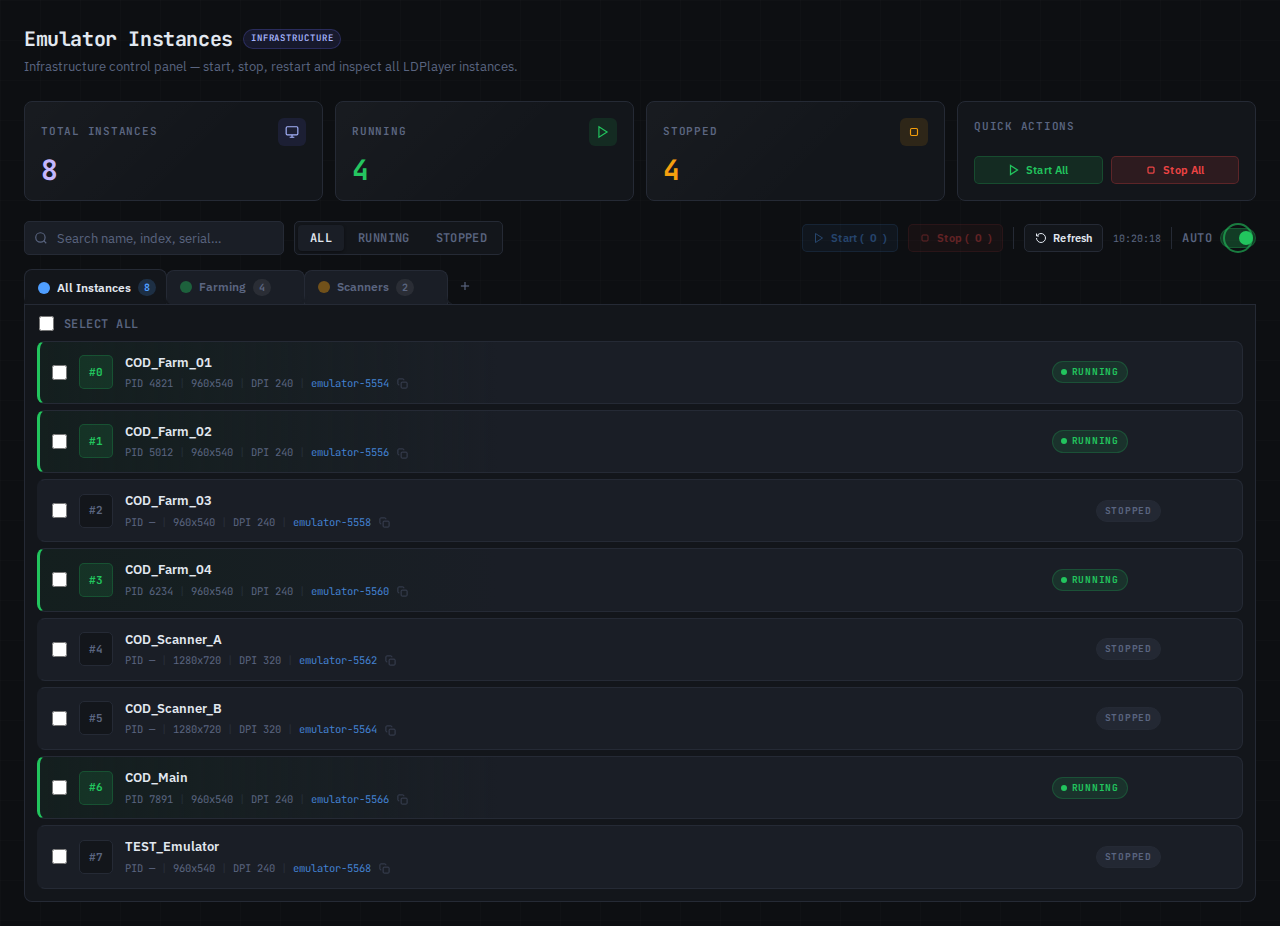
<file: emulators-tab.html>
<!DOCTYPE html>
<html lang="en">
<head>
<meta charset="UTF-8" />
<meta name="viewport" content="width=device-width, initial-scale=1.0" />
<title>Emulators — Infrastructure Panel</title>
<link href="https://fonts.googleapis.com/css2?family=JetBrains+Mono:wght@400;500;600;700&family=IBM+Plex+Sans:wght@400;500;600;700&display=swap" rel="stylesheet" />
<style>
  :root {
    --bg:           #0d0f12;
    --surface:      #13161b;
    --surface-2:    #1a1e26;
    --surface-3:    #20263200;
    --border:       #252a35;
    --text:         #e2e8f0;
    --muted:        #5a6580;
    --muted-2:      #3d4558;
    --primary:      #4f9eff;
    --emerald:      #22c55e;
    --emerald-dim:  rgba(34,197,94,.12);
    --emerald-bdr:  rgba(34,197,94,.22);
    --amber:        #f59e0b;
    --red:          #ef4444;
    --red-dim:      rgba(239,68,68,.12);
    --indigo:       #6366f1;
    --indigo-dim:   rgba(99,102,241,.12);
    --font:         'IBM Plex Sans', sans-serif;
    --font-mono:    'JetBrains Mono', monospace;
    --r:            8px;
    --r-sm:         5px;
    --shadow:       0 8px 32px rgba(0,0,0,.55);
  }
  *, *::before, *::after { box-sizing:border-box; margin:0; padding:0; }
  body {
    font-family: var(--font);
    background: var(--bg);
    color: var(--text);
    min-height: 100vh;
    font-size: 14px;
    line-height: 1.5;
    padding: 24px;
    background-image:
      linear-gradient(rgba(255,255,255,.013) 1px, transparent 1px),
      linear-gradient(90deg, rgba(255,255,255,.013) 1px, transparent 1px);
    background-size: 40px 40px;
  }

  /* ─ PAGE HEADER ─────────────────────────────── */
  .page-header { display:flex; align-items:flex-start; justify-content:space-between; margin-bottom:24px; }
  .page-header h2 {
    font-family: var(--font-mono); font-size:20px; font-weight:700;
    letter-spacing:-.02em; display:flex; align-items:center; gap:10px;
  }
  .badge-infra {
    font-size:9px; font-weight:600; letter-spacing:.1em; text-transform:uppercase;
    padding:2px 7px; background:var(--indigo-dim); color:#a5b4fc;
    border:1px solid rgba(99,102,241,.25); border-radius:99px;
  }
  .page-header p { font-size:13px; color:var(--muted); margin-top:3px; }

  /* ─ STATS ────────────────────────────────────── */
  .stats-row { display:grid; grid-template-columns:repeat(4,1fr); gap:12px; margin-bottom:20px; }
  .stat-card {
    background:var(--surface); border:1px solid var(--border); border-radius:var(--r);
    padding:16px; position:relative; overflow:hidden;
  }
  .stat-card::before {
    content:''; position:absolute; inset:0;
    background:linear-gradient(135deg,rgba(255,255,255,.025) 0%,transparent 60%);
    pointer-events:none;
  }
  .stat-label {
    font-size:11px; font-weight:600; letter-spacing:.07em; text-transform:uppercase;
    color:var(--muted); font-family:var(--font-mono); margin-bottom:10px;
    display:flex; align-items:center; justify-content:space-between;
  }
  .stat-value { font-family:var(--font-mono); font-size:28px; font-weight:700; letter-spacing:-.03em; line-height:1; }
  .stat-card.total .stat-value   { color:#c4b5fd; }
  .stat-card.running .stat-value { color:var(--emerald); }
  .stat-card.stopped .stat-value { color:var(--amber); }
  .stat-icon { width:28px; height:28px; display:flex; align-items:center; justify-content:center; border-radius:6px; }
  .stat-card.total .stat-icon   { background:var(--indigo-dim); color:#a5b4fc; }
  .stat-card.running .stat-icon { background:var(--emerald-dim); color:var(--emerald); }
  .stat-card.stopped .stat-icon { background:rgba(245,158,11,.12); color:var(--amber); }
  .qa-card {
    background:var(--surface); border:1px solid var(--border); border-radius:var(--r);
    padding:16px; display:flex; flex-direction:column; gap:12px;
  }
  .qa-btns { display:flex; gap:8px; }

  /* ─ TOOLBAR ──────────────────────────────────── */
  .toolbar {
    display:flex; align-items:center; justify-content:space-between;
    gap:12px; margin-bottom:0; flex-wrap:wrap;
  }
  .toolbar-left  { display:flex; align-items:center; gap:10px; flex:1; min-width:0; }
  .toolbar-right { display:flex; align-items:center; gap:10px; flex-shrink:0; }

  .search-wrap { position:relative; max-width:260px; width:100%; }
  .search-wrap svg { position:absolute; left:10px; top:50%; transform:translateY(-50%); width:14px; height:14px; color:var(--muted); pointer-events:none; }
  .search-input {
    width:100%; height:34px; padding:0 10px 0 32px;
    background:var(--surface-2); border:1px solid var(--border); border-radius:var(--r-sm);
    color:var(--text); font-family:var(--font); font-size:13px; outline:none;
    transition:border-color .15s, box-shadow .15s;
  }
  .search-input::placeholder { color:var(--muted); }
  .search-input:focus { border-color:var(--primary); box-shadow:0 0 0 3px rgba(79,158,255,.12); }

  .filter-pills { display:flex; background:var(--surface); border:1px solid var(--border); border-radius:var(--r-sm); padding:3px; gap:2px; }
  .pill { padding:5px 12px; font-size:12px; font-weight:600; font-family:var(--font-mono); border-radius:4px; border:none; background:transparent; color:var(--muted); cursor:pointer; transition:background .15s,color .15s; letter-spacing:.03em; }
  .pill.active { background:var(--surface-2); color:var(--text); box-shadow:0 1px 3px rgba(0,0,0,.4); }
  .pill:hover:not(.active) { color:var(--text); }

  .v-div { width:1px; height:22px; background:var(--border); flex-shrink:0; }

  /* ─ BUTTONS ──────────────────────────────────── */
  .btn {
    display:inline-flex; align-items:center; gap:6px; height:32px; padding:0 12px;
    font-family:var(--font); font-size:12px; font-weight:600;
    border-radius:var(--r-sm); border:1px solid var(--border);
    cursor:pointer; transition:all .15s; white-space:nowrap; letter-spacing:.01em;
  }
  .btn-ghost   { background:transparent; color:var(--muted); }
  .btn-ghost:hover { background:var(--surface-2); color:var(--text); }
  .btn-outline { background:var(--surface); color:var(--text); }
  .btn-outline:hover { background:var(--surface-2); border-color:var(--muted-2); }
  .btn-primary { background:rgba(79,158,255,.14); color:var(--primary); border-color:rgba(79,158,255,.3); }
  .btn-primary:hover { background:rgba(79,158,255,.22); }
  .btn-emerald { background:var(--emerald-dim); color:var(--emerald); border-color:var(--emerald-bdr); }
  .btn-emerald:hover { background:rgba(34,197,94,.2); }
  .btn-danger  { background:var(--red-dim); color:var(--red); border-color:rgba(239,68,68,.25); }
  .btn-danger:hover { background:rgba(239,68,68,.2); }
  .btn-sm  { height:28px; padding:0 10px; font-size:11px; }
  .btn-icon{ width:28px; height:28px; padding:0; justify-content:center; }
  .btn:disabled { opacity:.38; cursor:not-allowed; pointer-events:none; }

  /* Toggle */
  .toggle-wrap { display:flex; align-items:center; gap:8px; }
  .toggle-label { font-size:12px; font-weight:600; color:var(--muted); font-family:var(--font-mono); letter-spacing:.04em; }
  .toggle { position:relative; width:36px; height:20px; background:var(--surface-2); border:1px solid var(--border); border-radius:10px; cursor:pointer; transition:background .2s,border-color .2s; }
  .toggle.on { background:rgba(34,197,94,.25); border-color:var(--emerald-bdr); }
  .toggle-thumb { position:absolute; top:2px; left:2px; width:14px; height:14px; background:var(--muted); border-radius:50%; transition:transform .2s,background .2s; }
  .toggle.on .toggle-thumb { transform:translateX(16px); background:var(--emerald); }

  /* ════════════════════════════════════════════
     CHROME-STYLE TABS
  ════════════════════════════════════════════ */
  .chrome-tabbar-wrap {
    position: relative;
    margin-top: 14px;
    margin-bottom: 0;
  }

  /* The background track — looks like the bottom edge of Chrome's tab strip */
  .chrome-tabbar {
    display: flex;
    align-items: flex-end;
    gap: 0;
    padding: 0 0 0 0;
    position: relative;
    /* bottom border = the "page content" edge */
    border-bottom: 1.5px solid var(--border);
    overflow-x: auto;
    scrollbar-width: none;
  }
  .chrome-tabbar::-webkit-scrollbar { display:none; }

  /* Individual tab */
  .chrome-tab {
    position: relative;
    display: flex;
    align-items: center;
    gap: 7px;
    height: 34px;
    padding: 0 10px 0 13px;
    min-width: 100px;
    max-width: 200px;
    background: var(--surface-2);
    border: 1.5px solid var(--border);
    border-bottom: none;
    border-radius: 8px 8px 0 0;
    cursor: pointer;
    user-select: none;
    font-size: 12px;
    font-weight: 600;
    color: var(--muted);
    transition: background .15s, color .15s;
    flex-shrink: 0;
    /* Chrome tab overlap */
    margin-right: -1px;
    z-index: 1;
  }
  .chrome-tab:hover:not(.active-tab) {
    background: #1e2330;
    color: #8899bb;
  }
  /* Active tab sits above the border */
  .chrome-tab.active-tab {
    background: var(--surface);
    color: var(--text);
    border-color: var(--border);
    border-bottom-color: var(--surface); /* "merges" with content area */
    z-index: 3;
    margin-bottom: -1.5px; /* overlap the bottom border */
    height: 36px;
  }

  /* The left/right curved "notches" mimicking Chrome's shape */
  .chrome-tab::before,
  .chrome-tab::after {
    content: '';
    position: absolute;
    bottom: 0;
    width: 8px;
    height: 8px;
    pointer-events: none;
  }
  /* left notch */
  .chrome-tab::before {
    left: -8px;
    border-bottom-right-radius: 8px;
    box-shadow: 3px 0 0 0 var(--surface-2);
    background: transparent;
  }
  .chrome-tab.active-tab::before {
    box-shadow: 3px 0 0 0 var(--surface);
  }
  /* right notch */
  .chrome-tab::after {
    right: -8px;
    border-bottom-left-radius: 8px;
    box-shadow: -3px 0 0 0 var(--surface-2);
    background: transparent;
  }
  .chrome-tab.active-tab::after {
    box-shadow: -3px 0 0 0 var(--surface);
  }

  .tab-favicon {
    width: 12px; height: 12px;
    border-radius: 50%;
    flex-shrink: 0;
    background: var(--muted-2);
    transition: background .15s;
  }
  .chrome-tab.active-tab .tab-favicon { background: var(--primary); }
  .tab-count-pill {
    font-family: var(--font-mono);
    font-size: 10px; font-weight: 700;
    padding: 1px 5px;
    border-radius: 99px;
    background: rgba(255,255,255,.07);
    color: var(--muted);
    flex-shrink: 0;
    min-width: 18px;
    text-align: center;
  }
  .chrome-tab.active-tab .tab-count-pill {
    background: rgba(79,158,255,.18);
    color: var(--primary);
  }
  .tab-label { flex: 1; min-width: 0; overflow: hidden; text-overflow: ellipsis; white-space: nowrap; }
  .tab-close {
    width: 16px; height: 16px; border-radius: 50%;
    display: flex; align-items: center; justify-content: center;
    background: none; border: none; cursor: pointer;
    color: var(--muted); flex-shrink: 0; padding:0;
    transition: background .15s, color .15s;
    opacity: 0;
  }
  .chrome-tab:hover .tab-close,
  .chrome-tab.active-tab .tab-close { opacity: 1; }
  .tab-close:hover { background: rgba(255,255,255,.12); color: var(--text); }

  /* "All" tab (can't be closed) */
  .chrome-tab.tab-all .tab-close { display:none; }

  /* New tab button */
  .new-tab-btn {
    display: flex; align-items: center; justify-content: center;
    width: 28px; height: 28px; margin: 0 4px 4px;
    background: none; border: none; cursor: pointer;
    border-radius: 50%; color: var(--muted);
    transition: background .15s, color .15s;
    flex-shrink: 0;
  }
  .new-tab-btn:hover { background: var(--surface-2); color: var(--text); }

  /* Tab rename inline */
  .tab-label-input {
    width: 80px; font-size:12px; font-weight:600;
    background: transparent; border: none; outline: none;
    color: var(--text); font-family: var(--font); padding:0;
  }

  /* ─ SELECT ROW ───────────────────────────────── */
  .select-row {
    display:flex; align-items:center; gap:10px;
    padding: 10px 14px 8px;
  }
  .select-row label { font-size:12px; font-weight:600; color:var(--muted); cursor:pointer; font-family:var(--font-mono); letter-spacing:.04em; }
  .sel-hint { font-size:12px; color:var(--muted); }
  .sel-hint strong { color:var(--primary); }

  /* ─ INSTANCE LIST ────────────────────────────── */
  /* content area matches the active tab */
  .tab-content-area {
    background: var(--surface);
    border: 1.5px solid var(--border);
    border-top: none;
    border-radius: 0 0 var(--r) var(--r);
    padding: 0 0 8px;
  }

  #emu-list { display:flex; flex-direction:column; gap:6px; padding: 0 12px 4px; }

  .emu-card {
    background: var(--surface-2);
    border: 1px solid var(--border);
    border-left: 3px solid transparent;
    border-radius: var(--r);
    padding: 11px 12px;
    display: flex; align-items: center; gap: 12px;
    position: relative; cursor: default;
    transition: background .15s, border-color .15s;
    animation: slideIn .22s ease both;
  }
  .emu-card.running-card {
    border-left-color: var(--emerald);
    background: linear-gradient(to right, rgba(34,197,94,.05), var(--surface-2) 38%);
  }
  .emu-card:hover { background: #1d2230; }
  .emu-card.selected { background:rgba(79,158,255,.06); border-color:rgba(79,158,255,.2); }

  @keyframes slideIn {
    from { opacity:0; transform:translateY(5px); }
    to   { opacity:1; transform:translateY(0); }
  }

  .idx-badge {
    width:34px; height:34px; display:flex; align-items:center; justify-content:center;
    background:var(--surface); border:1px solid var(--border); border-radius:var(--r-sm);
    font-family:var(--font-mono); font-size:11px; font-weight:700; color:var(--muted); flex-shrink:0;
  }
  .running-card .idx-badge { background:var(--emerald-dim); border-color:var(--emerald-bdr); color:var(--emerald); }

  .emu-info { display:flex; flex-direction:column; gap:4px; min-width:0; flex:1; }
  .emu-name { font-size:13px; font-weight:600; color:var(--text); display:flex; align-items:center; gap:8px; white-space:nowrap; overflow:hidden; text-overflow:ellipsis; }
  .emu-meta { display:flex; align-items:center; gap:6px; flex-wrap:wrap; font-family:var(--font-mono); font-size:10.5px; color:var(--muted); }
  .sep { opacity:.22; }
  .serial-text { color:rgba(79,158,255,.8); }
  .copy-btn { background:none; border:none; cursor:pointer; padding:0 2px; color:var(--muted-2); display:inline-flex; align-items:center; line-height:1; transition:color .15s; }
  .copy-btn:hover { color:var(--primary); }

  .status-badge {
    font-family:var(--font-mono); font-size:9.5px; font-weight:700;
    letter-spacing:.08em; text-transform:uppercase;
    padding:3px 8px; border-radius:99px; flex-shrink:0;
  }
  .badge-running { background:var(--emerald-dim); color:var(--emerald); border:1px solid var(--emerald-bdr); }
  .badge-stopped { background:rgba(90,101,128,.15); color:var(--muted); border:1px solid var(--border); }

  .pulse-dot { width:6px; height:6px; border-radius:50%; background:var(--emerald); display:inline-block; margin-right:5px; animation:pulse 2s ease-in-out infinite; }
  @keyframes pulse {
    0%,100% { opacity:1; transform:scale(1); box-shadow:0 0 0 0 rgba(34,197,94,.5); }
    50%      { opacity:.8; transform:scale(1.15); box-shadow:0 0 0 4px rgba(34,197,94,0); }
  }

  .card-actions { display:flex; align-items:center; gap:8px; margin-left:auto; flex-shrink:0; }
  .hover-actions { display:flex; gap:5px; opacity:0; transition:opacity .15s; }
  .emu-card:hover .hover-actions { opacity:1; }

  input[type=checkbox] { width:15px; height:15px; cursor:pointer; accent-color:var(--primary); flex-shrink:0; }

  .rename-input {
    font-size:13px; font-weight:600; height:28px; padding:0 8px;
    background:var(--bg); border:1px solid var(--primary); border-radius:4px;
    color:var(--text); font-family:var(--font); outline:none; width:180px;
    box-shadow:0 0 0 3px rgba(79,158,255,.12);
  }

  /* ─ DROPDOWN MENU (···) ──────────────────────── */
  .dropdown-menu {
    position:fixed; z-index:9999;
    background:var(--surface-2); border:1px solid var(--border);
    border-radius:var(--r); box-shadow:var(--shadow);
    padding:4px; min-width:180px;
    animation:fadeUp .1s ease;
  }
  @keyframes fadeUp { from{opacity:0;transform:translateY(4px)} to{opacity:1;transform:translateY(0)} }
  .dd-item {
    display:flex; align-items:center; gap:9px;
    padding:7px 10px; border-radius:5px; font-size:12px; font-weight:500;
    cursor:pointer; border:none; background:none; width:100%; text-align:left;
    color:var(--text); transition:background .1s; font-family:var(--font);
  }
  .dd-item:hover { background:var(--surface); }
  .dd-item.danger { color:var(--red); }
  .dd-item.disabled { color:var(--muted-2); cursor:default; pointer-events:none; }
  .dd-sep { height:1px; background:var(--border); margin:4px 0; }
  .dd-icon { width:14px; text-align:center; font-size:11px; flex-shrink:0; opacity:.8; }
  .dd-sub-label { font-size:10px; font-weight:600; letter-spacing:.06em; text-transform:uppercase; color:var(--muted); padding:6px 10px 3px; font-family:var(--font-mono); }
  .dd-item.tab-option {
    padding-left: 14px;
    font-size: 11.5px;
  }
  .dd-item.tab-option .tab-dot {
    width:8px; height:8px; border-radius:50%; flex-shrink:0;
  }

  /* ─ EMPTY ─────────────────────────────────────── */
  .empty-state {
    background:transparent; border:1px dashed rgba(255,255,255,.07);
    border-radius:var(--r); padding:40px;
    display:flex; flex-direction:column; align-items:center; justify-content:center;
    gap:10px; color:var(--muted); margin:8px 12px;
  }

  /* ─ TOAST ─────────────────────────────────────── */
  #toast-container { position:fixed; bottom:24px; right:24px; display:flex; flex-direction:column; gap:8px; z-index:10000; pointer-events:none; }
  .toast { padding:10px 16px; border-radius:var(--r); font-size:12px; font-weight:500; background:var(--surface-2); border:1px solid var(--border); box-shadow:var(--shadow); color:var(--text); display:flex; align-items:center; gap:10px; animation:toastIn .25s ease both; pointer-events:all; max-width:300px; }
  .toast.success { border-color:var(--emerald-bdr); }
  .toast.info    { border-color:rgba(79,158,255,.3); }
  .toast.error   { border-color:rgba(239,68,68,.3); }
  .toast-dot { width:6px; height:6px; border-radius:50%; flex-shrink:0; }
  .toast.success .toast-dot { background:var(--emerald); }
  .toast.info    .toast-dot { background:var(--primary); }
  .toast.error   .toast-dot { background:var(--red); }
  @keyframes toastIn { from{opacity:0;transform:translateX(20px)} to{opacity:1;transform:translateX(0)} }
  .toast-fade { animation:toastOut .3s ease forwards; }
  @keyframes toastOut { to{opacity:0;transform:translateX(20px)} }

  .spinner { width:12px; height:12px; border:2px solid currentColor; border-top-color:transparent; border-radius:50%; animation:spin .6s linear infinite; flex-shrink:0; }
  @keyframes spin { to{transform:rotate(360deg)} }
  #last-refresh { font-family:var(--font-mono); font-size:10px; color:var(--muted); white-space:nowrap; }

  ::-webkit-scrollbar { width:6px; }
  ::-webkit-scrollbar-track { background:transparent; }
  ::-webkit-scrollbar-thumb { background:var(--border); border-radius:99px; }

  /* Tab color accents */
  .tab-color-0 { --tc: #4f9eff; }
  .tab-color-1 { --tc: #22c55e; }
  .tab-color-2 { --tc: #f59e0b; }
  .tab-color-3 { --tc: #a78bfa; }
  .tab-color-4 { --tc: #f472b6; }
  .tab-color-5 { --tc: #34d399; }
  .chrome-tab.active-tab .tab-favicon { background: var(--tc, var(--primary)); }
  .chrome-tab.active-tab .tab-count-pill { background:rgba(var(--tc-rgb,79,158,255),.18); color:var(--tc, var(--primary)); }
</style>
</head>
<body>

<div>
  <!-- Header -->
  <div class="page-header">
    <div>
      <h2>Emulator Instances <span class="badge-infra">Infrastructure</span></h2>
      <p>Infrastructure control panel — start, stop, restart and inspect all LDPlayer instances.</p>
    </div>
  </div>

  <!-- Stats -->
  <div class="stats-row">
    <div class="stat-card total">
      <div class="stat-label">Total Instances
        <span class="stat-icon"><svg width="14" height="14" viewBox="0 0 24 24" fill="none" stroke="currentColor" stroke-width="2"><rect x="2" y="3" width="20" height="14" rx="2"/><line x1="8" y1="21" x2="16" y2="21"/><line x1="12" y1="17" x2="12" y2="21"/></svg></span>
      </div>
      <div class="stat-value" id="stat-total">0</div>
    </div>
    <div class="stat-card running">
      <div class="stat-label">Running
        <span class="stat-icon"><svg width="14" height="14" viewBox="0 0 24 24" fill="none" stroke="currentColor" stroke-width="2"><polygon points="5 3 19 12 5 21 5 3"/></svg></span>
      </div>
      <div class="stat-value" id="stat-running">0</div>
    </div>
    <div class="stat-card stopped">
      <div class="stat-label">Stopped
        <span class="stat-icon"><svg width="14" height="14" viewBox="0 0 24 24" fill="none" stroke="currentColor" stroke-width="2"><rect x="6" y="6" width="12" height="12" rx="2"/></svg></span>
      </div>
      <div class="stat-value" id="stat-stopped">0</div>
    </div>
    <div class="qa-card">
      <div class="stat-label">Quick Actions</div>
      <div class="qa-btns">
        <button class="btn btn-emerald btn-sm" style="flex:1;justify-content:center;" onclick="App.startAll()">
          <svg width="12" height="12" viewBox="0 0 24 24" fill="none" stroke="currentColor" stroke-width="2.5"><polygon points="5 3 19 12 5 21 5 3"/></svg>Start All
        </button>
        <button class="btn btn-danger btn-sm" style="flex:1;justify-content:center;" onclick="App.stopAll()">
          <svg width="12" height="12" viewBox="0 0 24 24" fill="none" stroke="currentColor" stroke-width="2.5"><rect x="6" y="6" width="12" height="12" rx="2"/></svg>Stop All
        </button>
      </div>
    </div>
  </div>

  <!-- Toolbar -->
  <div class="toolbar">
    <div class="toolbar-left">
      <div class="search-wrap">
        <svg viewBox="0 0 24 24" fill="none" stroke="currentColor" stroke-width="2"><circle cx="11" cy="11" r="8"/><line x1="21" y1="21" x2="16.65" y2="16.65"/></svg>
        <input class="search-input" type="text" placeholder="Search name, index, serial…" oninput="App.setSearch(this.value)" />
      </div>
      <div class="filter-pills">
        <button class="pill active" id="pill-all"     onclick="App.setFilter('all')">ALL</button>
        <button class="pill"        id="pill-running"  onclick="App.setFilter('running')">RUNNING</button>
        <button class="pill"        id="pill-stopped"  onclick="App.setFilter('stopped')">STOPPED</button>
      </div>
    </div>
    <div class="toolbar-right">
      <button class="btn btn-primary btn-sm" id="btn-start-sel" onclick="App.startSelected()" disabled>
        <svg width="12" height="12" viewBox="0 0 24 24" fill="none" stroke="currentColor" stroke-width="2"><polygon points="5 3 19 12 5 21 5 3"/></svg>
        Start (<span id="sel-count-start">0</span>)
      </button>
      <button class="btn btn-danger btn-sm" id="btn-stop-sel" onclick="App.stopSelected()" disabled>
        <svg width="12" height="12" viewBox="0 0 24 24" fill="none" stroke="currentColor" stroke-width="2"><rect x="6" y="6" width="12" height="12" rx="2"/></svg>
        Stop (<span id="sel-count-stop">0</span>)
      </button>
      <div class="v-div"></div>
      <button class="btn btn-outline btn-sm" onclick="App.manualRefresh()" id="btn-refresh">
        <svg width="12" height="12" viewBox="0 0 24 24" fill="none" stroke="currentColor" stroke-width="2"><path d="M3 12a9 9 0 1 0 9-9 9.75 9.75 0 0 0-6.74 2.74L3 8"/><path d="M3 3v5h5"/></svg>
        Refresh
      </button>
      <span id="last-refresh">—</span>
      <div class="v-div"></div>
      <div class="toggle-wrap">
        <span class="toggle-label">AUTO</span>
        <div style="position:relative;">
          <svg id="countdown-ring" width="34" height="34" viewBox="0 0 34 34" style="position:absolute;top:50%;left:50%;transform:translate(-50%,-50%);pointer-events:none;opacity:.6;">
            <circle cx="17" cy="17" r="14" fill="none" stroke="rgba(255,255,255,.06)" stroke-width="2"/>
            <circle id="countdown-arc" cx="17" cy="17" r="14" fill="none" stroke="#22c55e" stroke-width="2" stroke-dasharray="87.96" stroke-dashoffset="0" stroke-linecap="round" style="transform:rotate(-90deg);transform-origin:center;transition:stroke-dashoffset 1s linear;"/>
          </svg>
          <div class="toggle on" id="auto-toggle" onclick="App.toggleAuto()" style="position:relative;z-index:1;">
            <div class="toggle-thumb"></div>
          </div>
        </div>
      </div>
    </div>
  </div>

  <!-- ══════════════════════════════════════════
       CHROME TABS
  ══════════════════════════════════════════ -->
  <div class="chrome-tabbar-wrap">
    <div class="chrome-tabbar" id="chrome-tabbar">
      <!-- tabs rendered by JS -->
    </div>
  </div>

  <!-- Content area (below tabs) -->
  <div class="tab-content-area">
    <!-- Select all row -->
    <div class="select-row">
      <input type="checkbox" id="cb-select-all" onchange="App.toggleSelectAll(this.checked)" />
      <label for="cb-select-all">SELECT ALL</label>
      <span class="sel-hint" id="sel-hint" style="display:none;">
        — <strong id="sel-label">0</strong> selected
      </span>
    </div>

    <!-- Instance list -->
    <div id="emu-list"></div>
  </div>
</div>

<div id="toast-container"></div>

<script>
// ── MOCK DATA ──────────────────────────────────────
const SEED = [
  { index:0, name:'COD_Farm_01',   running:true,  pid:4821, resolution:'960x540',  dpi:240 },
  { index:1, name:'COD_Farm_02',   running:true,  pid:5012, resolution:'960x540',  dpi:240 },
  { index:2, name:'COD_Farm_03',   running:false, pid:null, resolution:'960x540',  dpi:240 },
  { index:3, name:'COD_Farm_04',   running:true,  pid:6234, resolution:'960x540',  dpi:240 },
  { index:4, name:'COD_Scanner_A', running:false, pid:null, resolution:'1280x720', dpi:320 },
  { index:5, name:'COD_Scanner_B', running:false, pid:null, resolution:'1280x720', dpi:320 },
  { index:6, name:'COD_Main',      running:true,  pid:7891, resolution:'960x540',  dpi:240 },
  { index:7, name:'TEST_Emulator', running:false, pid:null, resolution:'960x540',  dpi:240 },
];

// ── TAB COLORS ─────────────────────────────────────
const TAB_COLORS = ['#4f9eff','#22c55e','#f59e0b','#a78bfa','#f472b6','#34d399'];

// ── APP ────────────────────────────────────────────
const App = {
  instances: JSON.parse(JSON.stringify(SEED)),
  selected: new Set(),
  filter: 'all',
  search: '',
  autoRefresh: true,
  renamingIndex: null,
  activeMenu: null,        // active dropdown/context menu
  pollTimer: null,
  countdownTimer: null,
  countdownElapsed: 0,
  POLL_SEC: 5,

  // ── TABS ──────────────────────────────────────
  // tabs: [{id, label, color, indices: Set}]
  // 'all' tab = id:'all', indices = null (means show all unassigned+all)
  tabs: [
    { id: 'all',    label: 'All Instances', color: '#4f9eff',  indices: null },
    { id: 'tab-1',  label: 'Farming',       color: '#22c55e',  indices: new Set([0,1,2,3]) },
    { id: 'tab-2',  label: 'Scanners',      color: '#f59e0b',  indices: new Set([4,5]) },
  ],
  activeTabId: 'all',
  tabCounter: 3,
  renamingTabId: null,

  init() {
    this.renderAll();
    this.renderTabs();
    this.setupPoll();
    this.startCountdown();
    this.updateLastRefresh();
  },

  // ── POLLING ────────────────────────────────────
  setupPoll() {
    clearInterval(this.pollTimer);
    if (this.autoRefresh) this.pollTimer = setInterval(() => this.silentRefresh(), this.POLL_SEC * 1000);
  },
  startCountdown() {
    clearInterval(this.countdownTimer);
    const circ = 87.96;
    this.countdownElapsed = 0;
    this.countdownTimer = setInterval(() => {
      if (!this.autoRefresh) return;
      this.countdownElapsed = (this.countdownElapsed + 1) % this.POLL_SEC;
      const arc = document.getElementById('countdown-arc');
      if (arc) arc.style.strokeDashoffset = circ * (this.countdownElapsed / this.POLL_SEC);
    }, 1000);
  },
  silentRefresh() { this.updateLastRefresh(); this.renderStats(); this.renderList(); },
  async manualRefresh() {
    const btn = document.getElementById('btn-refresh');
    if (btn) { btn.disabled = true; btn.innerHTML = '<span class="spinner"></span> Loading…'; }
    await this.delay(600);
    this.updateLastRefresh();
    this.renderAll();
    if (btn) {
      btn.disabled = false;
      btn.innerHTML = `<svg width="12" height="12" viewBox="0 0 24 24" fill="none" stroke="currentColor" stroke-width="2"><path d="M3 12a9 9 0 1 0 9-9 9.75 9.75 0 0 0-6.74 2.74L3 8"/><path d="M3 3v5h5"/></svg> Refresh`;
    }
    Toast.show('success', 'Refreshed', `${this.instances.length} instances loaded.`);
  },
  toggleAuto() {
    this.autoRefresh = !this.autoRefresh;
    const t = document.getElementById('auto-toggle');
    const r = document.getElementById('countdown-ring');
    if (t) t.classList.toggle('on', this.autoRefresh);
    if (r) r.style.opacity = this.autoRefresh ? '.6' : '.15';
    this.setupPoll();
  },
  updateLastRefresh() {
    const el = document.getElementById('last-refresh');
    if (!el) return;
    const now = new Date();
    const p = n => String(n).padStart(2,'0');
    el.textContent = `${p(now.getHours())}:${p(now.getMinutes())}:${p(now.getSeconds())}`;
  },

  // ── TABS ──────────────────────────────────────
  renderTabs() {
    const bar = document.getElementById('chrome-tabbar');
    bar.innerHTML = '';

    this.tabs.forEach((tab, i) => {
      const isActive = tab.id === this.activeTabId;
      const count = tab.indices === null
        ? this.instances.length
        : tab.indices.size;

      const el = document.createElement('div');
      el.className = `chrome-tab tab-color-${i % TAB_COLORS.length} ${isActive ? 'active-tab' : ''} ${tab.id === 'all' ? 'tab-all' : ''}`;
      el.style.setProperty('--tc', tab.color);
      el.dataset.tabId = tab.id;

      // Double-click to rename
      el.ondblclick = (e) => { e.stopPropagation(); this.startTabRename(tab.id); };
      el.onclick = (e) => {
        if (e.target.closest('.tab-close') || e.target.closest('.tab-label-input')) return;
        this.switchTab(tab.id);
      };

      // Label (normal or renaming)
      const labelHtml = (this.renamingTabId === tab.id)
        ? `<input type="text" class="tab-label-input" id="tab-rename-input"
               value="${this.escHtml(tab.label)}"
               onkeydown="App.handleTabRenameKey(event,'${tab.id}')"
               onblur="App.commitTabRename('${tab.id}',this.value)"
               onclick="event.stopPropagation()" />`
        : `<span class="tab-label">${this.escHtml(tab.label)}</span>`;

      el.innerHTML = `
        <div class="tab-favicon" style="background:${tab.color};opacity:${isActive?'1':'.4'};"></div>
        ${labelHtml}
        <span class="tab-count-pill">${count}</span>
        ${tab.id !== 'all' ? `<button class="tab-close" title="Close tab" onclick="App.closeTab('${tab.id}',event)">
          <svg width="8" height="8" viewBox="0 0 10 10" fill="none" stroke="currentColor" stroke-width="1.8">
            <line x1="1" y1="1" x2="9" y2="9"/><line x1="9" y1="1" x2="1" y2="9"/>
          </svg>
        </button>` : ''}
      `;
      bar.appendChild(el);

      // Focus rename input
      if (this.renamingTabId === tab.id) {
        requestAnimationFrame(() => {
          const inp = document.getElementById('tab-rename-input');
          if (inp) { inp.focus(); inp.select(); }
        });
      }
    });

    // New tab button
    const newBtn = document.createElement('button');
    newBtn.className = 'new-tab-btn';
    newBtn.title = 'New tab';
    newBtn.innerHTML = `<svg width="14" height="14" viewBox="0 0 24 24" fill="none" stroke="currentColor" stroke-width="2"><line x1="12" y1="5" x2="12" y2="19"/><line x1="5" y1="12" x2="19" y2="12"/></svg>`;
    newBtn.onclick = () => this.newTab();
    bar.appendChild(newBtn);
  },

  switchTab(id) {
    this.activeTabId = id;
    this.selected.clear();
    this.renderTabs();
    this.renderList();
    this.updateSelUI();
  },

  newTab() {
    this.tabCounter++;
    const id = `tab-${this.tabCounter}`;
    const color = TAB_COLORS[(this.tabs.length) % TAB_COLORS.length];
    this.tabs.push({ id, label: `Tab ${this.tabCounter}`, color, indices: new Set() });
    this.switchTab(id);
    // Auto-start rename on new tab
    this.startTabRename(id);
  },

  closeTab(id, e) {
    e.stopPropagation();
    const idx = this.tabs.findIndex(t => t.id === id);
    if (idx === -1) return;
    // Return members to "All"
    this.tabs.splice(idx, 1);
    if (this.activeTabId === id) {
      this.activeTabId = 'all';
    }
    this.renderTabs();
    this.renderList();
  },

  startTabRename(id) {
    this.renamingTabId = id;
    this.renderTabs();
  },
  handleTabRenameKey(e, id) {
    if (e.key === 'Enter') { e.preventDefault(); this.commitTabRename(id, e.target.value.trim()); }
    else if (e.key === 'Escape') { this.renamingTabId = null; this.renderTabs(); }
  },
  commitTabRename(id, name) {
    this.renamingTabId = null;
    const tab = this.tabs.find(t => t.id === id);
    if (tab && name) tab.label = name;
    this.renderTabs();
  },

  /** Assign an instance to a tab */
  moveToTab(instIndex, tabId) {
    // Remove from all other non-all tabs
    this.tabs.forEach(tab => {
      if (tab.id !== 'all' && tab.indices) tab.indices.delete(instIndex);
    });
    if (tabId !== 'all') {
      const tab = this.tabs.find(t => t.id === tabId);
      if (tab && tab.indices) tab.indices.add(instIndex);
    }
    this.renderTabs();
    this.renderList();
    const tabName = tabId === 'all' ? 'All Instances' : (this.tabs.find(t=>t.id===tabId)?.label || tabId);
    Toast.show('success', 'Moved', `Emulator #${instIndex} → "${tabName}"`);
  },

  getTabForInstance(instIndex) {
    for (const tab of this.tabs) {
      if (tab.id !== 'all' && tab.indices && tab.indices.has(instIndex)) return tab.id;
    }
    return 'all';
  },

  // ── FILTER / SEARCH ────────────────────────────
  setSearch(q) { this.search = q.toLowerCase().trim(); this.renderList(); },
  setFilter(f) {
    this.filter = f;
    ['all','running','stopped'].forEach(id => {
      const el = document.getElementById(`pill-${id}`);
      if (el) el.classList.toggle('active', id === f);
    });
    this.renderList();
  },

  getActiveTabInstances() {
    const activeTab = this.tabs.find(t => t.id === this.activeTabId);
    if (!activeTab || activeTab.indices === null) return this.instances;
    return this.instances.filter(i => activeTab.indices.has(i.index));
  },

  getFiltered() {
    return this.getActiveTabInstances().filter(inst => {
      if (this.search) {
        const hay = `${inst.name} ${inst.index} ${this.adbSerial(inst.index)}`.toLowerCase();
        if (!hay.includes(this.search)) return false;
      }
      if (this.filter === 'running' && !inst.running) return false;
      if (this.filter === 'stopped' && inst.running) return false;
      return true;
    });
  },

  // ── SELECTION ──────────────────────────────────
  toggleSel(index, checked) {
    if (checked) this.selected.add(index); else this.selected.delete(index);
    this.updateSelUI();
  },
  toggleSelectAll(checked) {
    this.getFiltered().forEach(inst => {
      if (checked) this.selected.add(inst.index); else this.selected.delete(inst.index);
      const cb = document.getElementById(`cb-${inst.index}`);
      if (cb) cb.checked = checked;
    });
    this.updateSelUI();
  },
  updateSelUI() {
    const count = this.selected.size;
    const filt  = this.getFiltered();
    document.getElementById('btn-start-sel').disabled = count === 0;
    document.getElementById('btn-stop-sel').disabled  = count === 0;
    document.getElementById('sel-count-start').textContent = count;
    document.getElementById('sel-count-stop').textContent  = count;
    const hint  = document.getElementById('sel-hint');
    const label = document.getElementById('sel-label');
    if (hint)  hint.style.display = count > 0 ? 'inline' : 'none';
    if (label) label.textContent  = count;
    const allCb = document.getElementById('cb-select-all');
    if (allCb) {
      allCb.checked = filt.length > 0 && filt.every(i => this.selected.has(i.index));
      allCb.indeterminate = count > 0 && !allCb.checked;
    }
  },

  // ── RENDER ────────────────────────────────────
  renderAll() { this.renderStats(); this.renderList(); },
  renderStats() {
    const total   = this.instances.length;
    const running = this.instances.filter(i => i.running).length;
    document.getElementById('stat-total').textContent   = total;
    document.getElementById('stat-running').textContent = running;
    document.getElementById('stat-stopped').textContent = total - running;
  },

  renderList() {
    const list     = document.getElementById('emu-list');
    const filtered = this.getFiltered();

    if (filtered.length === 0) {
      list.innerHTML = `
        <div class="empty-state">
          <svg width="36" height="36" viewBox="0 0 24 24" fill="none" stroke="currentColor" stroke-width="1.5" style="opacity:.3;">
            <rect x="2" y="3" width="20" height="14" rx="2"/><line x1="8" y1="21" x2="16" y2="21"/><line x1="12" y1="17" x2="12" y2="21"/>
          </svg>
          <p style="font-size:13px;">No instances here.</p>
          <p style="font-size:11px;color:var(--muted-2);">Move instances to this tab via the ··· menu.</p>
        </div>`;
      return;
    }

    list.innerHTML = filtered.map((inst, i) => this.renderCard(inst, i)).join('');
    this.updateSelUI();
  },

  renderCard(inst, animIdx) {
    const sel    = this.selected.has(inst.index);
    const serial = this.adbSerial(inst.index);
    const isRen  = this.renamingIndex === inst.index;
    const pidTxt = inst.running && inst.pid ? `PID ${inst.pid}` : `PID —`;

    const statusBadge = inst.running
      ? `<span class="status-badge badge-running"><span class="pulse-dot"></span>RUNNING</span>`
      : `<span class="status-badge badge-stopped">STOPPED</span>`;

    const nameCell = isRen
      ? `<input type="text" id="rename-${inst.index}" class="rename-input"
               value="${this.escHtml(inst.name)}"
               onkeydown="App.handleRenameKey(event,${inst.index})"
               onblur="App.cancelRename(${inst.index})"
               onclick="event.stopPropagation()" />`
      : `<span ondblclick="App.startRename(${inst.index})" title="Double-click to rename"
             style="cursor:text;">${this.escHtml(inst.name)}</span>`;

    const actionBtns = inst.running
      ? `<button class="btn btn-ghost btn-icon" title="Stop #${inst.index}"
                onclick="App.stopInstance(${inst.index})" id="btn-action-${inst.index}">
           <svg width="13" height="13" viewBox="0 0 24 24" fill="none" stroke="currentColor" stroke-width="2"><rect x="6" y="6" width="12" height="12" rx="2"/></svg>
         </button>
         <button class="btn btn-ghost btn-icon" title="Restart #${inst.index}"
                onclick="App.restartInstance(${inst.index})" id="btn-restart-${inst.index}">
           <svg width="13" height="13" viewBox="0 0 24 24" fill="none" stroke="currentColor" stroke-width="2">
             <path d="M3 12a9 9 0 1 0 9-9 9.75 9.75 0 0 0-6.74 2.74L3 8"/><path d="M3 3v5h5"/>
           </svg>
         </button>`
      : `<button class="btn btn-ghost btn-icon" title="Start #${inst.index}"
                onclick="App.startInstance(${inst.index})" id="btn-action-${inst.index}">
           <svg width="13" height="13" viewBox="0 0 24 24" fill="none" stroke="currentColor" stroke-width="2"><polygon points="5 3 19 12 5 21 5 3"/></svg>
         </button>`;

    return `
    <div class="emu-card ${inst.running?'running-card':''} ${sel?'selected':''}"
         id="card-${inst.index}" style="animation-delay:${animIdx*30}ms;">
      <input type="checkbox" id="cb-${inst.index}" ${sel?'checked':''}
             onchange="App.toggleSel(${inst.index},this.checked)" onclick="event.stopPropagation()" />
      <div class="idx-badge">#${inst.index}</div>
      <div class="emu-info">
        <div class="emu-name">${nameCell}</div>
        <div class="emu-meta">
          <span>${pidTxt}</span>
          <span class="sep">|</span>
          <span>${this.escHtml(inst.resolution)}</span>
          <span class="sep">|</span>
          <span>DPI ${inst.dpi}</span>
          <span class="sep">|</span>
          <span class="serial-text" id="serial-${inst.index}">${serial}</span>
          <button class="copy-btn" onclick="App.copySerial(${inst.index})" title="Copy ADB serial">
            <svg id="copy-icon-${inst.index}" viewBox="0 0 24 24" width="11" height="11" fill="none" stroke="currentColor" stroke-width="2">
              <rect x="9" y="9" width="13" height="13" rx="2"/><path d="M5 15H4a2 2 0 0 1-2-2V4a2 2 0 0 1 2-2h9a2 2 0 0 1 2 2v1"/>
            </svg>
          </button>
        </div>
      </div>
      <div class="card-actions">
        ${statusBadge}
        <div class="hover-actions">
          ${actionBtns}
          <!-- ··· menu button -->
          <button class="btn btn-ghost btn-icon" title="More actions"
                  onclick="App.showCardMenu(event,${inst.index})" id="btn-more-${inst.index}"
                  style="font-size:14px; letter-spacing:1px; font-weight:700; color:var(--muted);">
            ···
          </button>
        </div>
      </div>
    </div>`;
  },

  // ── CARD ··· DROPDOWN MENU ─────────────────────
  showCardMenu(e, instIndex) {
    e.stopPropagation();
    this.closeActiveMenu();

    const inst   = this.instances.find(i => i.index === instIndex);
    const currentTabId = this.getTabForInstance(instIndex);
    const btnRect = e.currentTarget.getBoundingClientRect();

    const menu = document.createElement('div');
    menu.className = 'dropdown-menu';

    // ── Static items
    const items = [
      {
        icon: `<svg width="12" height="12" viewBox="0 0 24 24" fill="none" stroke="currentColor" stroke-width="2"><path d="M11 4H4a2 2 0 0 0-2 2v14a2 2 0 0 0 2 2h14a2 2 0 0 0 2-2v-7"/><path d="M18.5 2.5a2.121 2.121 0 0 1 3 3L12 15l-4 1 1-4 9.5-9.5z"/></svg>`,
        label: 'Rename',
        action: () => this.startRename(instIndex),
      },
      {
        icon: `<svg width="12" height="12" viewBox="0 0 24 24" fill="none" stroke="currentColor" stroke-width="2"><rect x="9" y="9" width="13" height="13" rx="2"/><path d="M5 15H4a2 2 0 0 1-2-2V4a2 2 0 0 1 2-2h9a2 2 0 0 1 2 2v1"/></svg>`,
        label: 'Copy ADB Serial',
        action: () => this.copySerial(instIndex),
      },
    ];

    items.forEach(item => {
      const btn = document.createElement('button');
      btn.className = 'dd-item';
      btn.innerHTML = `<span class="dd-icon">${item.icon}</span><span>${item.label}</span>`;
      btn.onclick = () => { item.action(); this.closeActiveMenu(); };
      menu.appendChild(btn);
    });

    // ── "Move to Tab" section
    const sep = document.createElement('div'); sep.className = 'dd-sep'; menu.appendChild(sep);
    const subLabel = document.createElement('div'); subLabel.className = 'dd-sub-label'; subLabel.textContent = 'Move to Tab'; menu.appendChild(subLabel);

    this.tabs.forEach(tab => {
      const isCurrent = tab.id === currentTabId;
      const btn = document.createElement('button');
      btn.className = `dd-item tab-option${isCurrent ? ' disabled' : ''}`;
      btn.innerHTML = `
        <span class="tab-dot" style="background:${tab.color};"></span>
        <span style="flex:1;">${this.escHtml(tab.label)}</span>
        ${isCurrent ? `<svg width="10" height="10" viewBox="0 0 24 24" fill="none" stroke="currentColor" stroke-width="2.5"><polyline points="20 6 9 17 4 12"/></svg>` : ''}
      `;
      if (!isCurrent) btn.onclick = () => { this.moveToTab(instIndex, tab.id); this.closeActiveMenu(); };
      menu.appendChild(btn);
    });

    // Position below the ··· button
    menu.style.left = `${Math.min(btnRect.right - 180, window.innerWidth - 200)}px`;
    menu.style.top  = `${Math.min(btnRect.bottom + 4, window.innerHeight - 300)}px`;

    document.body.appendChild(menu);
    this.activeMenu = menu;
  },

  closeActiveMenu() {
    if (this.activeMenu) { this.activeMenu.remove(); this.activeMenu = null; }
  },

  // ── INSTANCE ACTIONS ──────────────────────────
  adbSerial(index) { return `emulator-${5554 + index * 2}`; },

  async startInstance(index) {
    this.setCardSpinner(index);
    await this.delay(800);
    const inst = this.instances.find(i => i.index === index);
    if (inst) { inst.running = true; inst.pid = Math.floor(Math.random()*5000+3000); }
    this.renderAll(); this.renderTabs();
    Toast.show('success', 'Launched', `Emulator #${index} is now running.`);
  },
  async stopInstance(index) {
    this.setCardSpinner(index);
    await this.delay(700);
    const inst = this.instances.find(i => i.index === index);
    if (inst) { inst.running = false; inst.pid = null; }
    this.renderAll(); this.renderTabs();
    Toast.show('info', 'Stopped', `Emulator #${index} has been stopped.`);
  },
  async restartInstance(index) {
    this.setCardSpinner(index);
    Toast.show('info','Restarting', `Stopping emulator #${index}…`);
    await this.delay(800);
    const inst = this.instances.find(i => i.index === index);
    if (inst) { inst.running = false; inst.pid = null; }
    this.renderAll();
    await this.delay(1200);
    if (inst) { inst.running = true; inst.pid = Math.floor(Math.random()*5000+3000); }
    this.renderAll(); this.renderTabs();
    Toast.show('success','Restarted',`Emulator #${index} is back online.`);
  },
  async startAll() {
    const stopped = this.instances.filter(i => !i.running);
    if (!stopped.length) { Toast.show('info','Start All','No stopped instances.'); return; }
    Toast.show('info','Start All',`Starting ${stopped.length} instances…`);
    await this.delay(900);
    stopped.forEach(inst => { inst.running = true; inst.pid = Math.floor(Math.random()*5000+3000); });
    this.renderAll(); this.renderTabs();
    Toast.show('success','Done',`All ${stopped.length} instances started.`);
  },
  async stopAll() {
    const running = this.instances.filter(i => i.running);
    if (!running.length) { Toast.show('info','Stop All','No running instances.'); return; }
    if (!confirm(`Stop all ${running.length} running instance(s)?`)) return;
    Toast.show('info','Stop All',`Stopping ${running.length} instances…`);
    await this.delay(800);
    running.forEach(inst => { inst.running = false; inst.pid = null; });
    this.renderAll(); this.renderTabs();
    Toast.show('success','Done',`${running.length} instances stopped.`);
  },
  async startSelected() {
    const idxs = Array.from(this.selected);
    if (!idxs.length) return;
    Toast.show('info','Batch Start',`Starting ${idxs.length} emulator(s)…`);
    this.selected.clear(); this.updateSelUI();
    await this.delay(900);
    idxs.forEach(idx => {
      const inst = this.instances.find(i => i.index === idx);
      if (inst && !inst.running) { inst.running = true; inst.pid = Math.floor(Math.random()*5000+3000); }
    });
    this.renderAll(); this.renderTabs();
    Toast.show('success','Done',`${idxs.length} emulator(s) started.`);
  },
  async stopSelected() {
    const idxs = Array.from(this.selected);
    if (!idxs.length) return;
    if (!confirm(`Stop ${idxs.length} selected emulator(s)?`)) return;
    Toast.show('info','Batch Stop',`Stopping ${idxs.length} emulator(s)…`);
    this.selected.clear(); this.updateSelUI();
    await this.delay(700);
    idxs.forEach(idx => {
      const inst = this.instances.find(i => i.index === idx);
      if (inst && inst.running) { inst.running = false; inst.pid = null; }
    });
    this.renderAll(); this.renderTabs();
    Toast.show('success','Done',`${idxs.length} emulator(s) stopped.`);
  },
  setCardSpinner(index) {
    const btn = document.getElementById(`btn-action-${index}`);
    if (btn) { btn.innerHTML = '<span class="spinner"></span>'; btn.disabled = true; }
  },

  // ── COPY SERIAL ───────────────────────────────
  async copySerial(index) {
    const serial = this.adbSerial(index);
    try { await navigator.clipboard.writeText(serial); } catch {}
    const icon = document.getElementById(`copy-icon-${index}`);
    if (icon) {
      icon.outerHTML = `<svg id="copy-icon-${index}" viewBox="0 0 24 24" width="11" height="11" fill="none" stroke="#22c55e" stroke-width="2.5"><polyline points="20 6 9 17 4 12"/></svg>`;
      setTimeout(() => {
        const ic = document.getElementById(`copy-icon-${index}`);
        if (ic) ic.outerHTML = `<svg id="copy-icon-${index}" viewBox="0 0 24 24" width="11" height="11" fill="none" stroke="currentColor" stroke-width="2"><rect x="9" y="9" width="13" height="13" rx="2"/><path d="M5 15H4a2 2 0 0 1-2-2V4a2 2 0 0 1 2-2h9a2 2 0 0 1 2 2v1"/></svg>`;
      }, 1500);
    }
    Toast.show('success','Copied',`"${serial}" copied.`);
  },

  // ── RENAME INSTANCE ───────────────────────────
  startRename(index) {
    this.renamingIndex = index;
    this.renderList();
    requestAnimationFrame(() => {
      const inp = document.getElementById(`rename-${index}`);
      if (inp) { inp.focus(); inp.select(); }
    });
  },
  handleRenameKey(e, index) {
    if (e.key === 'Enter') { e.preventDefault(); this.commitRename(index, e.target.value.trim()); }
    else if (e.key === 'Escape') this.cancelRename(index);
  },
  cancelRename(index) { if (this.renamingIndex === index) { this.renamingIndex = null; this.renderList(); } },
  commitRename(index, name) {
    this.renamingIndex = null;
    if (!name) { this.renderList(); return; }
    const inst = this.instances.find(i => i.index === index);
    if (inst) inst.name = name;
    this.renderList(); this.renderTabs();
    Toast.show('success','Renamed',`Instance #${index} → "${name}"`);
  },

  // ── UTILS ─────────────────────────────────────
  delay(ms) { return new Promise(r => setTimeout(r, ms)); },
  escHtml(s) {
    return String(s).replace(/&/g,'&amp;').replace(/</g,'&lt;').replace(/>/g,'&gt;').replace(/"/g,'&quot;');
  },
};

// ── TOAST ─────────────────────────────────────────
const Toast = {
  show(type, title, msg) {
    const el = document.createElement('div');
    el.className = `toast ${type}`;
    el.innerHTML = `<div class="toast-dot"></div><span><strong>${title}</strong> — ${msg}</span>`;
    document.getElementById('toast-container').appendChild(el);
    setTimeout(() => { el.classList.add('toast-fade'); setTimeout(() => el.remove(), 300); }, 2800);
  }
};

document.addEventListener('click', () => App.closeActiveMenu());
App.init();
</script>
</body>
</html>
</file>
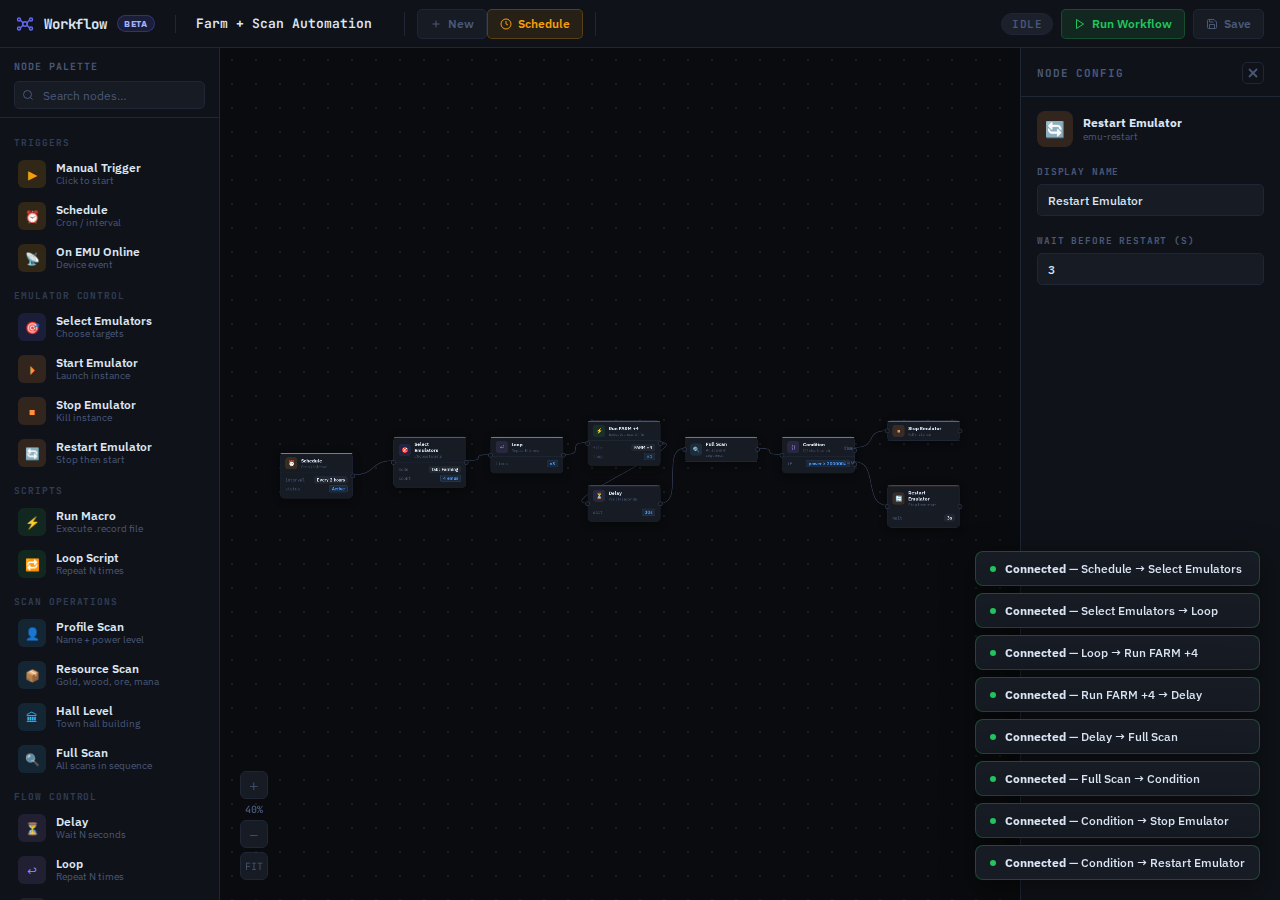
<file: workflow-builder.html>
<!DOCTYPE html>
<html lang="en">
<head>
<meta charset="UTF-8" />
<meta name="viewport" content="width=device-width, initial-scale=1.0" />
<title>Workflow Builder</title>
<link href="https://fonts.googleapis.com/css2?family=JetBrains+Mono:wght@400;500;600;700&family=IBM+Plex+Sans:wght@400;500;600;700&display=swap" rel="stylesheet" />
<style>
:root {
  --bg:        #090b0e;
  --surface:   #0f1218;
  --surface-2: #161b24;
  --surface-3: #1d2535;
  --border:    #1f2736;
  --border-2:  #2a3347;
  --text:      #dce6f5;
  --muted:     #4a5878;
  --muted-2:   #2f3d55;
  --font:      'IBM Plex Sans', sans-serif;
  --font-mono: 'JetBrains Mono', monospace;
  --r:         8px;
  --r-sm:      5px;
  /* node type colors */
  --c-trigger: #f59e0b;
  --c-target:  #6366f1;
  --c-script:  #22c55e;
  --c-scan:    #38bdf8;
  --c-action:  #fb923c;
  --c-flow:    #a78bfa;
  --c-running: #4f9eff;
}
*, *::before, *::after { box-sizing:border-box; margin:0; padding:0; }
html, body { width:100%; height:100%; overflow:hidden; }
body {
  font-family: var(--font);
  background: var(--bg);
  color: var(--text);
  font-size: 13px;
  display: flex;
  flex-direction: column;
}

/* ── TOP BAR ─────────────────────────────────────── */
#topbar {
  height: 48px;
  background: var(--surface);
  border-bottom: 1px solid var(--border);
  display: flex;
  align-items: center;
  gap: 0;
  padding: 0 16px;
  flex-shrink: 0;
  z-index: 100;
}
.topbar-brand {
  display: flex; align-items: center; gap: 10px;
  padding-right: 20px;
  border-right: 1px solid var(--border);
  margin-right: 16px;
}
.topbar-brand h1 {
  font-family: var(--font-mono);
  font-size: 14px; font-weight: 700;
  letter-spacing: -.01em;
  color: var(--text);
}
.topbar-brand .wf-badge {
  font-size: 9px; font-weight: 700; letter-spacing: .08em;
  text-transform: uppercase; padding: 2px 6px;
  background: rgba(99,102,241,.15); color: #a5b4fc;
  border: 1px solid rgba(99,102,241,.3); border-radius: 99px;
}
#wf-name-input {
  background: transparent; border: none; outline: none;
  font-family: var(--font-mono); font-size: 13px; font-weight: 600;
  color: var(--text); width: 200px;
  border-bottom: 1px solid transparent;
  transition: border-color .15s; padding: 2px 4px;
}
#wf-name-input:focus { border-bottom-color: var(--c-running); }
.topbar-sep { width:1px; height:24px; background:var(--border); margin:0 12px; }
.tb-btn {
  display: inline-flex; align-items: center; gap: 6px;
  height: 30px; padding: 0 12px;
  font-family: var(--font); font-size: 12px; font-weight: 600;
  border-radius: var(--r-sm); border: 1px solid var(--border);
  cursor: pointer; transition: all .15s; white-space: nowrap;
  background: var(--surface-2); color: var(--muted);
}
.tb-btn:hover { color: var(--text); border-color: var(--border-2); background: var(--surface-3); }
.tb-btn.run-btn {
  background: rgba(34,197,94,.12); color: #22c55e;
  border-color: rgba(34,197,94,.25);
}
.tb-btn.run-btn:hover { background: rgba(34,197,94,.2); }
.tb-btn.run-btn.running {
  background: rgba(79,158,255,.12); color: var(--c-running);
  border-color: rgba(79,158,255,.3);
  animation: runPulse 1.5s ease-in-out infinite;
}
@keyframes runPulse {
  0%,100% { box-shadow: 0 0 0 0 rgba(79,158,255,0); }
  50%      { box-shadow: 0 0 0 6px rgba(79,158,255,.12); }
}
.tb-btn.sched-btn { background:rgba(245,158,11,.1); color:var(--c-trigger); border-color:rgba(245,158,11,.25); }
.tb-btn.sched-btn:hover { background:rgba(245,158,11,.18); }
.tb-btn.active-sched { position:relative; }
.tb-btn.active-sched::after {
  content:''; position:absolute; top:4px; right:4px;
  width:6px; height:6px; border-radius:50%;
  background:var(--c-trigger);
  animation: dot-pulse 2s ease-in-out infinite;
}
@keyframes dot-pulse { 0%,100%{opacity:1;transform:scale(1)} 50%{opacity:.5;transform:scale(.7)} }

.topbar-right { margin-left: auto; display:flex; align-items:center; gap:8px; }
#wf-status {
  font-family: var(--font-mono); font-size: 11px; font-weight: 600;
  padding: 3px 10px; border-radius: 99px;
  background: rgba(74,88,120,.2); color: var(--muted);
  border: 1px solid var(--border);
  letter-spacing: .04em;
}
#wf-status.status-running { background:rgba(79,158,255,.12); color:var(--c-running); border-color:rgba(79,158,255,.3); }
#wf-status.status-success { background:rgba(34,197,94,.12); color:#22c55e; border-color:rgba(34,197,94,.25); }
#wf-status.status-error   { background:rgba(239,68,68,.12); color:#ef4444; border-color:rgba(239,68,68,.25); }

/* ── MAIN LAYOUT ──────────────────────────────────── */
#main {
  display: flex;
  flex: 1;
  min-height: 0;
  overflow: hidden;
}

/* ── LEFT SIDEBAR — PALETTE ──────────────────────── */
#palette {
  width: 220px;
  flex-shrink: 0;
  background: var(--surface);
  border-right: 1px solid var(--border);
  display: flex;
  flex-direction: column;
  overflow: hidden;
}
#palette-header {
  padding: 12px 14px 8px;
  border-bottom: 1px solid var(--border);
}
#palette-header h3 {
  font-family: var(--font-mono); font-size: 10px; font-weight: 700;
  letter-spacing: .1em; text-transform: uppercase; color: var(--muted);
}
#palette-search {
  margin-top: 8px; position: relative;
}
#palette-search input {
  width: 100%; height: 28px; padding: 0 8px 0 28px;
  background: var(--surface-2); border: 1px solid var(--border);
  border-radius: var(--r-sm); color: var(--text);
  font-family: var(--font); font-size: 12px; outline: none;
  transition: border-color .15s;
}
#palette-search input:focus { border-color: var(--c-running); }
#palette-search input::placeholder { color: var(--muted); }
#palette-search svg { position:absolute; left:8px; top:50%; transform:translateY(-50%); color:var(--muted); pointer-events:none; }
#palette-list {
  overflow-y: auto; flex:1; padding: 8px 0;
}
#palette-list::-webkit-scrollbar { width:4px; }
#palette-list::-webkit-scrollbar-thumb { background:var(--border); border-radius:99px; }

.palette-group-label {
  font-family: var(--font-mono); font-size: 9.5px; font-weight: 700;
  letter-spacing: .1em; text-transform: uppercase;
  color: var(--muted-2); padding: 10px 14px 4px;
}
.palette-item {
  display: flex; align-items: center; gap: 10px;
  padding: 7px 12px; margin: 0 6px; border-radius: 6px;
  cursor: grab; user-select: none;
  transition: background .12s;
  position: relative;
}
.palette-item:hover { background: var(--surface-2); }
.palette-item:active { cursor: grabbing; }
.palette-item .pi-icon {
  width: 28px; height: 28px; border-radius: 6px;
  display: flex; align-items: center; justify-content: center;
  flex-shrink: 0; font-size: 12px;
}
.palette-item .pi-label {
  font-size: 12px; font-weight: 600; color: var(--text); line-height:1.2;
}
.palette-item .pi-sub {
  font-size: 10px; color: var(--muted); line-height: 1.2;
}

/* dragging ghost */
#drag-ghost {
  position: fixed; pointer-events: none; z-index: 10000;
  opacity: .85; transform: scale(.9); transition: transform .1s;
  display: none;
}

/* ── CANVAS AREA ──────────────────────────────────── */
#canvas-wrap {
  flex: 1;
  position: relative;
  overflow: hidden;
  background: var(--bg);
  cursor: default;
  /* dot grid */
  background-image: radial-gradient(circle, rgba(255,255,255,.07) 1px, transparent 1px);
  background-size: 24px 24px;
}
#canvas-wrap.panning { cursor: grabbing; }
#canvas-wrap.connecting { cursor: crosshair; }

/* zoom controls */
#zoom-controls {
  position: absolute; bottom: 20px; left: 20px; z-index: 50;
  display: flex; flex-direction: column; gap: 4px;
}
.zoom-btn {
  width: 28px; height: 28px;
  background: var(--surface-2); border: 1px solid var(--border);
  border-radius: 6px; color: var(--muted); cursor: pointer;
  display: flex; align-items: center; justify-content: center;
  font-size: 16px; font-weight: 300; transition: all .15s;
}
.zoom-btn:hover { color:var(--text); border-color:var(--border-2); }
#zoom-label {
  font-family: var(--font-mono); font-size: 10px; font-weight: 600;
  color: var(--muted); text-align: center;
}

/* minimap */
#minimap {
  position: absolute; bottom: 20px; right: 20px; z-index: 50;
  width: 160px; height: 100px;
  background: rgba(15,18,24,.9); border: 1px solid var(--border);
  border-radius: 8px; overflow: hidden;
}
#minimap-canvas { width:100%; height:100%; }

/* empty hint */
#canvas-hint {
  position: absolute; top: 50%; left: 50%; transform: translate(-50%,-50%);
  text-align: center; pointer-events: none; color: var(--muted);
  transition: opacity .3s;
}
#canvas-hint svg { opacity: .15; margin-bottom: 12px; }
#canvas-hint p { font-size: 13px; font-weight: 500; margin-bottom: 4px; }
#canvas-hint span { font-size: 11px; opacity: .6; }

/* canvas transform container */
#canvas-tf {
  position: absolute;
  transform-origin: 0 0;
  will-change: transform;
}

/* ── SVG CONNECTIONS ──────────────────────────────── */
#svg-layer {
  position: absolute;
  width: 8000px; height: 8000px;
  top: -2000px; left: -2000px;
  pointer-events: none;
  overflow: visible;
}
.conn-path {
  fill: none;
  stroke: var(--border-2);
  stroke-width: 2;
  pointer-events: stroke;
  cursor: pointer;
  transition: stroke .2s;
}
.conn-path:hover { stroke: var(--muted); }
.conn-path.selected { stroke: var(--c-running); }
.conn-path.animated {
  stroke: var(--c-running);
  stroke-dasharray: 6 4;
  animation: flowAnim .8s linear infinite;
}
@keyframes flowAnim { to { stroke-dashoffset: -20; } }
.conn-path.success { stroke: #22c55e; stroke-dasharray: none; }
.conn-path.error   { stroke: #ef4444; }
.conn-ghost {
  fill: none; stroke: var(--c-running);
  stroke-width: 2; stroke-dasharray: 6 4;
  pointer-events: none; opacity: .6;
}
/* drop zone highlight while connecting */
.port-input.drop-target { stroke: var(--c-running) !important; }

/* ── NODES ────────────────────────────────────────── */
.node {
  position: absolute;
  min-width: 180px;
  background: var(--surface-2);
  border: 1.5px solid var(--border);
  border-radius: 10px;
  cursor: move;
  user-select: none;
  transition: border-color .15s, box-shadow .15s;
  box-shadow: 0 4px 20px rgba(0,0,0,.4);
}
.node:hover { border-color: var(--border-2); box-shadow: 0 6px 28px rgba(0,0,0,.5); }
.node.selected { border-color: var(--c-running); box-shadow: 0 0 0 2px rgba(79,158,255,.2), 0 6px 28px rgba(0,0,0,.5); }
.node.running  { border-color: var(--c-running); animation: nodeRun 1s ease-in-out infinite; }
@keyframes nodeRun { 0%,100%{box-shadow:0 0 0 0 rgba(79,158,255,0)} 50%{box-shadow:0 0 0 8px rgba(79,158,255,.15)} }
.node.success  { border-color: #22c55e; box-shadow: 0 0 0 2px rgba(34,197,94,.2); }
.node.error    { border-color: #ef4444; box-shadow: 0 0 0 2px rgba(239,68,68,.2); }

.node-header {
  display: flex; align-items: center; gap: 9px;
  padding: 10px 12px 8px; border-bottom: 1px solid var(--border);
  border-radius: 9px 9px 0 0;
  position: relative;
}
.node-type-bar {
  position: absolute; top: 0; left: 0; right: 0; height: 2px;
  border-radius: 9px 9px 0 0;
}
.node-icon {
  width: 30px; height: 30px; border-radius: 7px;
  display: flex; align-items: center; justify-content: center;
  font-size: 14px; flex-shrink: 0;
}
.node-title { font-size: 12px; font-weight: 700; color: var(--text); flex:1; min-width:0; }
.node-subtitle { font-size: 10px; color: var(--muted); margin-top: 1px; }
.node-del {
  width: 18px; height: 18px; border-radius: 4px; border: none;
  background: none; cursor: pointer; color: var(--muted);
  display: flex; align-items: center; justify-content: center;
  opacity: 0; transition: opacity .15s, background .15s, color .15s;
}
.node:hover .node-del { opacity: 1; }
.node-del:hover { background: rgba(239,68,68,.15); color: #ef4444; }

.node-body { padding: 8px 12px 10px; }
.node-prop {
  display: flex; align-items: center; justify-content: space-between;
  font-size: 10.5px; margin-bottom: 4px; gap: 6px;
}
.node-prop-label { color: var(--muted); font-family: var(--font-mono); }
.node-prop-value {
  color: var(--text); font-weight: 600; font-size: 10.5px;
  background: rgba(255,255,255,.05); padding: 1px 6px;
  border-radius: 4px; border: 1px solid var(--border);
  white-space: nowrap; overflow: hidden; text-overflow: ellipsis; max-width: 110px;
}
.node-prop-value.highlight { background: rgba(79,158,255,.1); color: var(--c-running); border-color: rgba(79,158,255,.2); }

/* node status bar */
.node-status {
  padding: 5px 12px 8px; font-size: 10px; font-family: var(--font-mono);
  font-weight: 600; letter-spacing: .04em; display: none; align-items: center; gap: 6px;
}
.node-status.visible { display: flex; }
.node-status.s-running { color: var(--c-running); }
.node-status.s-success { color: #22c55e; }
.node-status.s-error   { color: #ef4444; }
.status-spinner { width:10px; height:10px; border:1.5px solid currentColor; border-top-color:transparent; border-radius:50%; animation:spin .6s linear infinite; }
@keyframes spin { to{transform:rotate(360deg)} }

/* ── PORTS ────────────────────────────────────────── */
.port {
  position: absolute; width: 12px; height: 12px;
  border-radius: 50%; cursor: crosshair;
  border: 2px solid var(--border-2);
  background: var(--surface);
  transition: transform .12s, border-color .12s, background .12s;
  z-index: 5;
}
.port:hover, .port.active { transform: scale(1.4); border-color: var(--c-running); background: var(--c-running); }
.port-out { right: -7px; top: 50%; transform: translateY(-50%); }
.port-out:hover, .port-out.active { transform: translateY(-50%) scale(1.4); }
.port-in  { left: -7px; top: 50%; transform: translateY(-50%); }
.port-in:hover, .port-in.active { transform: translateY(-50%) scale(1.4); }
.port-out-true  { right: -7px; top: 30%; }
.port-out-false { right: -7px; top: 70%; }
.port-label {
  position: absolute; font-size: 9px; font-family: var(--font-mono);
  font-weight: 600; color: var(--muted); pointer-events: none;
  white-space: nowrap;
}
.port-label-out  { right: 14px; top: 50%; transform: translateY(-50%); }
.port-label-true  { right: 14px; top: 30%; transform: translateY(-50%); }
.port-label-false { right: 14px; top: 70%; transform: translateY(-50%); }

/* ── RIGHT CONFIG PANEL ───────────────────────────── */
#config-panel {
  width: 260px; flex-shrink: 0;
  background: var(--surface);
  border-left: 1px solid var(--border);
  display: flex; flex-direction: column;
  overflow: hidden;
  transform: translateX(100%);
  transition: transform .25s cubic-bezier(.4,0,.2,1);
}
#config-panel.open { transform: translateX(0); }
#config-panel-header {
  padding: 14px 16px 12px;
  border-bottom: 1px solid var(--border);
  display: flex; align-items: center; justify-content: space-between;
}
#config-panel-header h3 {
  font-family: var(--font-mono); font-size: 11px; font-weight: 700;
  text-transform: uppercase; letter-spacing: .08em; color: var(--muted);
}
#config-close {
  width: 22px; height: 22px; border-radius: 5px; border: 1px solid var(--border);
  background: none; cursor: pointer; color: var(--muted);
  display: flex; align-items: center; justify-content: center;
  transition: all .15s;
}
#config-close:hover { color:var(--text); border-color:var(--border-2); }
#config-body { flex:1; overflow-y:auto; padding:14px 16px; }
#config-body::-webkit-scrollbar { width:4px; }
#config-body::-webkit-scrollbar-thumb { background:var(--border); border-radius:99px; }

.cf-section { margin-bottom: 18px; }
.cf-label {
  font-family: var(--font-mono); font-size: 9.5px; font-weight: 700;
  letter-spacing: .09em; text-transform: uppercase; color: var(--muted);
  margin-bottom: 6px; display: block;
}
.cf-input {
  width: 100%; height: 32px; padding: 0 10px;
  background: var(--surface-2); border: 1px solid var(--border);
  border-radius: var(--r-sm); color: var(--text);
  font-family: var(--font); font-size: 12px; font-weight: 500; outline: none;
  transition: border-color .15s;
}
.cf-input:focus { border-color: var(--c-running); }
.cf-select {
  width: 100%; height: 32px; padding: 0 10px;
  background: var(--surface-2); border: 1px solid var(--border);
  border-radius: var(--r-sm); color: var(--text);
  font-family: var(--font); font-size: 12px; outline: none;
  cursor: pointer; appearance: none;
  background-image: url("data:image/svg+xml,%3Csvg xmlns='http://www.w3.org/2000/svg' width='10' height='6' fill='none' viewBox='0 0 10 6'%3E%3Cpath d='M1 1l4 4 4-4' stroke='%234a5878' stroke-width='1.5' stroke-linecap='round'/%3E%3C/svg%3E");
  background-repeat: no-repeat; background-position: right 10px center;
}
.cf-textarea {
  width: 100%; padding: 8px 10px;
  background: var(--surface-2); border: 1px solid var(--border);
  border-radius: var(--r-sm); color: var(--text);
  font-family: var(--font-mono); font-size: 11px; outline: none; resize: vertical;
  min-height: 60px;
}

/* ── MODAL ────────────────────────────────────────── */
.modal-overlay {
  position: fixed; inset: 0; background: rgba(0,0,0,.7);
  display: flex; align-items: center; justify-content: center;
  z-index: 9000; backdrop-filter: blur(4px);
  animation: fadeIn .15s ease;
}
@keyframes fadeIn { from{opacity:0} to{opacity:1} }
.modal {
  background: var(--surface-2); border: 1px solid var(--border-2);
  border-radius: 12px; padding: 0; width: 420px;
  box-shadow: 0 24px 64px rgba(0,0,0,.6);
  animation: slideUp .2s ease;
}
@keyframes slideUp { from{opacity:0;transform:translateY(10px)} to{opacity:1;transform:translateY(0)} }
.modal-header {
  padding: 18px 20px 16px; border-bottom: 1px solid var(--border);
  display: flex; align-items: center; justify-content: space-between;
}
.modal-header h3 { font-family:var(--font-mono); font-size:13px; font-weight:700; color:var(--text); }
.modal-body { padding: 20px; }
.modal-footer { padding: 14px 20px; border-top:1px solid var(--border); display:flex; justify-content:flex-end; gap:8px; }
.modal-close { background:none; border:none; cursor:pointer; color:var(--muted); padding:2px; }
.modal-close:hover { color:var(--text); }

/* ── TOAST ────────────────────────────────────────── */
#toast-zone { position:fixed; bottom:20px; right:20px; z-index:99999; display:flex; flex-direction:column; gap:7px; pointer-events:none; }
.toast {
  padding:9px 14px; background:var(--surface-2); border:1px solid var(--border);
  border-radius:8px; font-size:12px; font-weight:500; color:var(--text);
  display:flex; align-items:center; gap:9px;
  box-shadow:0 8px 32px rgba(0,0,0,.5);
  animation: toastIn .25s ease both;
}
.toast.s { border-color:rgba(34,197,94,.3); }
.toast.i { border-color:rgba(79,158,255,.3); }
.toast.e { border-color:rgba(239,68,68,.3); }
.t-dot { width:6px; height:6px; border-radius:50%; flex-shrink:0; }
.toast.s .t-dot { background:#22c55e; }
.toast.i .t-dot { background:var(--c-running); }
.toast.e .t-dot { background:#ef4444; }
@keyframes toastIn { from{opacity:0;transform:translateX(12px)} to{opacity:1;transform:translateX(0)} }
.toast-out { animation:toastOut .25s ease forwards; }
@keyframes toastOut { to{opacity:0;transform:translateX(12px)} }

/* ── RUN LOG ──────────────────────────────────────── */
#run-log {
  position: absolute; bottom: 24px; left: 50%; transform: translateX(-50%);
  width: 480px; background: var(--surface-2); border: 1px solid var(--border-2);
  border-radius: 10px; box-shadow: 0 16px 48px rgba(0,0,0,.6);
  z-index: 200; display: none;
  overflow: hidden;
}
#run-log.visible { display: block; animation: slideUp .2s ease; }
#run-log-header {
  display: flex; align-items: center; justify-content: space-between;
  padding: 10px 14px; border-bottom: 1px solid var(--border);
}
#run-log-title { font-family:var(--font-mono); font-size:11px; font-weight:700; color:var(--muted); letter-spacing:.06em; text-transform:uppercase; }
#run-log-close { background:none; border:none; cursor:pointer; color:var(--muted); font-size:16px; line-height:1; }
#run-log-close:hover { color:var(--text); }
#run-log-body { padding:10px 14px; max-height:160px; overflow-y:auto; display:flex; flex-direction:column; gap:3px; }
#run-log-body::-webkit-scrollbar { width:3px; }
#run-log-body::-webkit-scrollbar-thumb { background:var(--border); }
.log-line {
  font-family: var(--font-mono); font-size: 11px; color: var(--muted);
  display: flex; align-items: center; gap: 8px; padding: 2px 0;
}
.log-line .log-time { color:var(--muted-2); flex-shrink:0; }
.log-line.log-run  { color:var(--c-running); }
.log-line.log-ok   { color:#22c55e; }
.log-line.log-err  { color:#ef4444; }
.log-line.log-info { color:var(--c-trigger); }

/* misc */
button { font-family:var(--font); }
select option { background:var(--surface-2); color:var(--text); }
</style>
</head>
<body>

<!-- TOP BAR -->
<div id="topbar">
  <div class="topbar-brand">
    <svg width="18" height="18" viewBox="0 0 24 24" fill="none" stroke="#6366f1" stroke-width="2">
      <circle cx="12" cy="12" r="3"/><circle cx="4" cy="6" r="2"/><circle cx="20" cy="6" r="2"/>
      <circle cx="4" cy="18" r="2"/><circle cx="20" cy="18" r="2"/>
      <line x1="6" y1="7" x2="10" y2="11"/><line x1="18" y1="7" x2="14" y2="11"/>
      <line x1="6" y1="17" x2="10" y2="13"/><line x1="18" y1="17" x2="14" y2="13"/>
    </svg>
    <h1>Workflow</h1>
    <span class="wf-badge">BETA</span>
  </div>
  <input id="wf-name-input" type="text" value="Farm + Scan Automation" spellcheck="false" />
  <div class="topbar-sep"></div>
  <button class="tb-btn" onclick="WF.clearCanvas()" title="New workflow">
    <svg width="12" height="12" viewBox="0 0 24 24" fill="none" stroke="currentColor" stroke-width="2"><line x1="12" y1="5" x2="12" y2="19"/><line x1="5" y1="12" x2="19" y2="12"/></svg>
    New
  </button>
  <button class="tb-btn sched-btn" id="btn-schedule" onclick="WF.openScheduleModal()">
    <svg width="12" height="12" viewBox="0 0 24 24" fill="none" stroke="currentColor" stroke-width="2"><circle cx="12" cy="12" r="10"/><polyline points="12 6 12 12 16 14"/></svg>
    Schedule
  </button>
  <div class="topbar-sep"></div>
  <div class="topbar-right">
    <span id="wf-status">IDLE</span>
    <button class="tb-btn run-btn" id="btn-run" onclick="WF.runWorkflow()">
      <svg width="12" height="12" viewBox="0 0 24 24" fill="none" stroke="currentColor" stroke-width="2"><polygon points="5 3 19 12 5 21 5 3"/></svg>
      Run Workflow
    </button>
    <button class="tb-btn" onclick="WF.saveWorkflow()">
      <svg width="12" height="12" viewBox="0 0 24 24" fill="none" stroke="currentColor" stroke-width="2"><path d="M19 21H5a2 2 0 0 1-2-2V5a2 2 0 0 1 2-2h11l5 5v11a2 2 0 0 1-2 2z"/><polyline points="17 21 17 13 7 13 7 21"/><polyline points="7 3 7 8 15 8"/></svg>
      Save
    </button>
  </div>
</div>

<!-- MAIN -->
<div id="main">

  <!-- PALETTE -->
  <div id="palette">
    <div id="palette-header">
      <h3>Node Palette</h3>
      <div id="palette-search">
        <svg width="12" height="12" viewBox="0 0 24 24" fill="none" stroke="currentColor" stroke-width="2"><circle cx="11" cy="11" r="8"/><line x1="21" y1="21" x2="16.65" y2="16.65"/></svg>
        <input type="text" placeholder="Search nodes…" oninput="WF.filterPalette(this.value)" />
      </div>
    </div>
    <div id="palette-list"></div>
  </div>

  <!-- CANVAS -->
  <div id="canvas-wrap">
    <div id="canvas-tf">
      <svg id="svg-layer">
        <defs>
          <marker id="arrowhead" markerWidth="6" markerHeight="6" refX="6" refY="3" orient="auto">
            <path d="M0,0 L0,6 L6,3 Z" fill="var(--border-2)" />
          </marker>
          <marker id="arrowhead-run" markerWidth="6" markerHeight="6" refX="6" refY="3" orient="auto">
            <path d="M0,0 L0,6 L6,3 Z" fill="var(--c-running)" />
          </marker>
        </defs>
        <g id="connections-group"></g>
        <path id="conn-ghost" class="conn-ghost" d="" style="display:none;" />
      </svg>
      <div id="nodes-layer"></div>
    </div>

    <!-- Canvas hint -->
    <div id="canvas-hint">
      <svg width="64" height="64" viewBox="0 0 24 24" fill="none" stroke="currentColor" stroke-width="1">
        <rect x="2" y="8" width="6" height="4" rx="1"/><rect x="16" y="8" width="6" height="4" rx="1"/>
        <rect x="9" y="3" width="6" height="4" rx="1"/><rect x="9" y="17" width="6" height="4" rx="1"/>
        <line x1="8" y1="10" x2="9" y2="10"/><line x1="15" y1="10" x2="16" y2="10"/>
        <line x1="12" y1="7" x2="12" y2="8"/><line x1="12" y1="17" x2="12" y2="16"/>
      </svg>
      <p>Drag nodes from the left panel</p>
      <span>Click output → input ports to connect</span>
    </div>

    <!-- Zoom -->
    <div id="zoom-controls">
      <button class="zoom-btn" onclick="WF.zoom(1.2)">+</button>
      <div id="zoom-label">100%</div>
      <button class="zoom-btn" onclick="WF.zoom(1/1.2)">−</button>
      <button class="zoom-btn" onclick="WF.resetView()" title="Reset view" style="font-size:10px; font-family:var(--font-mono);">FIT</button>
    </div>

    <!-- Run log -->
    <div id="run-log">
      <div id="run-log-header">
        <span id="run-log-title">Execution Log</span>
        <button id="run-log-close" onclick="document.getElementById('run-log').classList.remove('visible')">✕</button>
      </div>
      <div id="run-log-body"></div>
    </div>
  </div>

  <!-- CONFIG PANEL -->
  <div id="config-panel">
    <div id="config-panel-header">
      <h3>Node Config</h3>
      <button id="config-close" onclick="WF.closeConfig()">
        <svg width="10" height="10" viewBox="0 0 10 10" fill="none" stroke="currentColor" stroke-width="1.8">
          <line x1="1" y1="1" x2="9" y2="9"/><line x1="9" y1="1" x2="1" y2="9"/>
        </svg>
      </button>
    </div>
    <div id="config-body"></div>
  </div>
</div>

<div id="toast-zone"></div>

<script>
// ═══════════════════════════════════════════════════
//  PALETTE DATA
// ═══════════════════════════════════════════════════
const PALETTE_NODES = [
  {
    group: 'Triggers',
    items: [
      { type:'trigger-manual',   label:'Manual Trigger', sub:'Click to start', icon:'▶', color:'var(--c-trigger)', bg:'rgba(245,158,11,.15)' },
      { type:'trigger-schedule', label:'Schedule',       sub:'Cron / interval',icon:'⏰', color:'var(--c-trigger)', bg:'rgba(245,158,11,.15)' },
      { type:'trigger-online',   label:'On EMU Online',  sub:'Device event',   icon:'📡', color:'var(--c-trigger)', bg:'rgba(245,158,11,.15)' },
    ]
  },
  {
    group: 'Emulator Control',
    items: [
      { type:'emu-target',  label:'Select Emulators', sub:'Choose targets',   icon:'🎯', color:'var(--c-target)', bg:'rgba(99,102,241,.15)' },
      { type:'emu-start',   label:'Start Emulator',   sub:'Launch instance',  icon:'⏵', color:'var(--c-action)', bg:'rgba(251,146,60,.15)' },
      { type:'emu-stop',    label:'Stop Emulator',    sub:'Kill instance',    icon:'⏹', color:'var(--c-action)', bg:'rgba(251,146,60,.15)' },
      { type:'emu-restart', label:'Restart Emulator', sub:'Stop then start',  icon:'🔄', color:'var(--c-action)', bg:'rgba(251,146,60,.15)' },
    ]
  },
  {
    group: 'Scripts',
    items: [
      { type:'script-run',  label:'Run Macro',     sub:'Execute .record file', icon:'⚡', color:'var(--c-script)', bg:'rgba(34,197,94,.12)' },
      { type:'script-loop', label:'Loop Script',   sub:'Repeat N times',       icon:'🔁', color:'var(--c-script)', bg:'rgba(34,197,94,.12)' },
    ]
  },
  {
    group: 'Scan Operations',
    items: [
      { type:'scan-profile',   label:'Profile Scan',  sub:'Name + power level',    icon:'👤', color:'var(--c-scan)', bg:'rgba(56,189,248,.12)' },
      { type:'scan-resources', label:'Resource Scan', sub:'Gold, wood, ore, mana',  icon:'📦', color:'var(--c-scan)', bg:'rgba(56,189,248,.12)' },
      { type:'scan-hall',      label:'Hall Level',    sub:'Town hall building',     icon:'🏛', color:'var(--c-scan)', bg:'rgba(56,189,248,.12)' },
      { type:'scan-full',      label:'Full Scan',     sub:'All scans in sequence',  icon:'🔍', color:'var(--c-scan)', bg:'rgba(56,189,248,.12)' },
    ]
  },
  {
    group: 'Flow Control',
    items: [
      { type:'flow-delay',     label:'Delay',      sub:'Wait N seconds',     icon:'⏳', color:'var(--c-flow)', bg:'rgba(167,139,250,.12)' },
      { type:'flow-loop',      label:'Loop',       sub:'Repeat N times',     icon:'↩', color:'var(--c-flow)', bg:'rgba(167,139,250,.12)' },
      { type:'flow-condition', label:'Condition',  sub:'If / else branch',   icon:'⟨⟩', color:'var(--c-flow)', bg:'rgba(167,139,250,.12)' },
      { type:'flow-parallel',  label:'Parallel',   sub:'Run branches at once',icon:'⇉', color:'var(--c-flow)', bg:'rgba(167,139,250,.12)' },
    ]
  },
];

// default configs per node type
const NODE_DEFAULTS = {
  'trigger-manual':   { label:'Manual Trigger', config:{ note:'' } },
  'trigger-schedule': { label:'Schedule',       config:{ interval:'every_2h', cron:'0 */2 * * *', enabled:true } },
  'trigger-online':   { label:'On EMU Online',  config:{ target:'any' } },
  'emu-target':       { label:'Select Emulators',config:{ mode:'tab', tab:'Farming', count:4 } },
  'emu-start':        { label:'Start Emulator', config:{ delay:0 } },
  'emu-stop':         { label:'Stop Emulator',  config:{ force:false } },
  'emu-restart':      { label:'Restart Emulator',config:{ wait:3 } },
  'script-run':       { label:'Run Macro',      config:{ file:'FARM +4', loop:1 } },
  'script-loop':      { label:'Loop Script',    config:{ file:'Swap_Charactor', times:5 } },
  'scan-profile':     { label:'Profile Scan',   config:{} },
  'scan-resources':   { label:'Resource Scan',  config:{} },
  'scan-hall':        { label:'Hall Level',      config:{} },
  'scan-full':        { label:'Full Scan',       config:{} },
  'flow-delay':       { label:'Delay',           config:{ seconds:30, unit:'s' } },
  'flow-loop':        { label:'Loop',            config:{ times:3 } },
  'flow-condition':   { label:'Condition',       config:{ field:'power', op:'>', value:'1000000' } },
  'flow-parallel':    { label:'Parallel',        config:{} },
};

// ═══════════════════════════════════════════════════
//  WORKFLOW ENGINE
// ═══════════════════════════════════════════════════
const WF = {
  nodes: new Map(),      // id → {id, type, x, y, config, ...}
  connections: [],       // [{id, from, fromPort, to, toPort}]
  selectedNode: null,
  selectedConn: null,
  nodeIdCtr: 0,
  connIdCtr: 0,

  // viewport
  vp: { x: 0, y: 0, zoom: 1 },

  // interaction state
  draggingNode: null,   // { nodeId, startX, startY, nodeStartX, nodeStartY }
  connectingFrom: null, // { nodeId, port, worldX, worldY }
  isPanningCanvas: false,
  panStart: null,

  // schedule state
  scheduleActive: false,
  scheduleTimer: null,

  // ── INIT ──────────────────────────────────────
  init() {
    this.renderPalette();
    this.setupPaletteDrag();
    this.setupCanvasEvents();
    this.loadDemoWorkflow();
    this.renderAll();
  },

  // ── PALETTE ───────────────────────────────────
  renderPalette(filter = '') {
    const list = document.getElementById('palette-list');
    list.innerHTML = '';
    PALETTE_NODES.forEach(group => {
      const items = group.items.filter(i => !filter || i.label.toLowerCase().includes(filter.toLowerCase()) || i.sub.toLowerCase().includes(filter.toLowerCase()));
      if (!items.length) return;
      const groupLabel = document.createElement('div');
      groupLabel.className = 'palette-group-label';
      groupLabel.textContent = group.group;
      list.appendChild(groupLabel);
      items.forEach(item => {
        const el = document.createElement('div');
        el.className = 'palette-item';
        el.dataset.nodeType = item.type;
        el.innerHTML = `
          <div class="pi-icon" style="background:${item.bg}; color:${item.color};">${item.icon}</div>
          <div>
            <div class="pi-label">${item.label}</div>
            <div class="pi-sub">${item.sub}</div>
          </div>`;
        list.appendChild(el);
      });
    });
  },
  filterPalette(val) { this.renderPalette(val); this.setupPaletteDrag(); },

  // ── PALETTE DRAG ──────────────────────────────
  _ghostType: null,
  _ghostInfo: null,

  setupPaletteDrag() {
    document.querySelectorAll('.palette-item').forEach(el => {
      el.addEventListener('mousedown', e => {
        if (e.button !== 0) return;
        e.preventDefault();
        const type = el.dataset.nodeType;
        this._ghostType = type;
        const info = this.getNodeDef(type);
        this._ghostInfo = info;
        // build ghost
        const ghost = document.getElementById('drag-ghost');
        ghost.innerHTML = this.buildNodeHTML({ type, ...NODE_DEFAULTS[type], id:'ghost', x:0, y:0 });
        ghost.style.display = 'block';
        ghost.style.left = e.clientX - 90 + 'px';
        ghost.style.top  = e.clientY - 24 + 'px';
        document.addEventListener('mousemove', this._onGhostMove);
        document.addEventListener('mouseup',   this._onGhostDrop);
      });
    });
  },
  _onGhostMove: null,
  _onGhostDrop: null,

  // ── CANVAS EVENTS ─────────────────────────────
  setupCanvasEvents() {
    const wrap = document.getElementById('canvas-wrap');

    this._onGhostMove = (e) => {
      const ghost = document.getElementById('drag-ghost');
      if (ghost.style.display === 'none') return;
      ghost.style.left = e.clientX - 90 + 'px';
      ghost.style.top  = e.clientY - 24 + 'px';
    };
    this._onGhostDrop = (e) => {
      const ghost = document.getElementById('drag-ghost');
      ghost.style.display = 'none';
      document.removeEventListener('mousemove', this._onGhostMove);
      document.removeEventListener('mouseup',   this._onGhostDrop);

      if (!this._ghostType) return;
      // check if over canvas
      const rect = wrap.getBoundingClientRect();
      if (e.clientX < rect.left || e.clientX > rect.right || e.clientY < rect.top || e.clientY > rect.bottom) return;

      const worldX = (e.clientX - rect.left - this.vp.x) / this.vp.zoom;
      const worldY = (e.clientY - rect.top  - this.vp.y) / this.vp.zoom;
      this.addNode(this._ghostType, worldX - 90, worldY - 28);
      this._ghostType = null;
    };

    // canvas mouse events for pan + node drag + connection
    wrap.addEventListener('mousedown', e => {
      if (e.target === wrap || e.target.id === 'canvas-tf' || e.target.id === 'svg-layer' || e.target.closest('#connections-group')) {
        if (e.button === 1 || (e.button === 0 && e.altKey)) {
          this.isPanningCanvas = true;
          this.panStart = { x: e.clientX - this.vp.x, y: e.clientY - this.vp.y };
          wrap.classList.add('panning');
          e.preventDefault();
        } else if (e.button === 0) {
          // deselect
          if (!e.target.closest('.node') && !e.target.closest('.conn-path')) {
            this.selectNode(null);
            this.selectConn(null);
          }
          // cancel pending connection
          if (this.connectingFrom && !e.target.classList.contains('port')) {
            this.connectingFrom = null;
            wrap.classList.remove('connecting');
            document.getElementById('conn-ghost').style.display = 'none';
          }
        }
      }
    });

    wrap.addEventListener('mousemove', e => {
      if (this.isPanningCanvas) {
        this.vp.x = e.clientX - this.panStart.x;
        this.vp.y = e.clientY - this.panStart.y;
        this.applyTransform();
        return;
      }
      if (this.draggingNode) {
        const rect = wrap.getBoundingClientRect();
        const worldX = (e.clientX - rect.left - this.vp.x) / this.vp.zoom;
        const worldY = (e.clientY - rect.top  - this.vp.y) / this.vp.zoom;
        const node = this.nodes.get(this.draggingNode.nodeId);
        node.x = worldX - this.draggingNode.offX;
        node.y = worldY - this.draggingNode.offY;
        const el = document.getElementById(`node-${node.id}`);
        if (el) { el.style.left = node.x + 'px'; el.style.top = node.y + 'px'; }
        this.renderConnections();
        return;
      }
      if (this.connectingFrom) {
        const rect = wrap.getBoundingClientRect();
        const wx = (e.clientX - rect.left - this.vp.x) / this.vp.zoom;
        const wy = (e.clientY - rect.top  - this.vp.y) / this.vp.zoom;
        const ghost = document.getElementById('conn-ghost');
        ghost.style.display = '';
        const fx = this.connectingFrom.worldX;
        const fy = this.connectingFrom.worldY;
        const off = Math.max(80, Math.abs(wx - fx) * 0.5);
        ghost.setAttribute('d', `M${fx},${fy} C${fx+off},${fy} ${wx-off},${wy} ${wx},${wy}`);
      }
    });

    wrap.addEventListener('mouseup', e => {
      if (this.isPanningCanvas) {
        this.isPanningCanvas = false;
        wrap.classList.remove('panning');
      }
      if (this.draggingNode) {
        this.draggingNode = null;
      }
    });

    // zoom
    wrap.addEventListener('wheel', e => {
      e.preventDefault();
      const rect = wrap.getBoundingClientRect();
      const mx = e.clientX - rect.left;
      const my = e.clientY - rect.top;
      const factor = e.deltaY < 0 ? 1.1 : 1/1.1;
      const newZoom = Math.min(2.5, Math.max(0.25, this.vp.zoom * factor));
      this.vp.x = mx - (mx - this.vp.x) * (newZoom / this.vp.zoom);
      this.vp.y = my - (my - this.vp.y) * (newZoom / this.vp.zoom);
      this.vp.zoom = newZoom;
      this.applyTransform();
      this.updateZoomLabel();
    }, { passive: false });

    // keyboard
    document.addEventListener('keydown', e => {
      if (e.key === 'Delete' || e.key === 'Backspace') {
        if (document.activeElement.tagName === 'INPUT' || document.activeElement.tagName === 'TEXTAREA') return;
        if (this.selectedNode) { this.deleteNode(this.selectedNode); }
        else if (this.selectedConn) { this.deleteConn(this.selectedConn); }
      }
      if (e.key === 'Escape') {
        this.connectingFrom = null;
        document.getElementById('canvas-wrap').classList.remove('connecting');
        document.getElementById('conn-ghost').style.display = 'none';
      }
    });
  },

  // ── NODE MANAGEMENT ───────────────────────────
  addNode(type, x, y) {
    const id = 'n' + (++this.nodeIdCtr);
    const def = NODE_DEFAULTS[type] || { label: type, config: {} };
    const node = {
      id, type, x, y,
      label: def.label,
      config: JSON.parse(JSON.stringify(def.config)),
      status: 'idle'
    };
    this.nodes.set(id, node);
    this.renderNode(node);
    document.getElementById('canvas-hint').style.opacity = '0';
    this.selectNode(id);
    return node;
  },

  deleteNode(id) {
    this.nodes.delete(id);
    this.connections = this.connections.filter(c => c.from !== id && c.to !== id);
    document.getElementById(`node-${id}`)?.remove();
    this.renderConnections();
    if (this.selectedNode === id) { this.selectNode(null); this.closeConfig(); }
    if (!this.nodes.size) document.getElementById('canvas-hint').style.opacity = '1';
    Toast.show('i','Deleted','Node removed.');
  },

  renderNode(node) {
    const layer = document.getElementById('nodes-layer');
    let el = document.getElementById(`node-${node.id}`);
    const isNew = !el;
    if (isNew) {
      el = document.createElement('div');
      el.id = `node-${node.id}`;
      el.className = 'node';
      layer.appendChild(el);
    }
    el.style.left = node.x + 'px';
    el.style.top  = node.y + 'px';
    el.innerHTML  = this.buildNodeHTML(node);

    // events
    el.addEventListener('mousedown', e => {
      if (e.target.classList.contains('port') || e.target.closest('.node-del')) return;
      e.stopPropagation();
      if (e.button !== 0) return;
      const wrap = document.getElementById('canvas-wrap');
      const rect = wrap.getBoundingClientRect();
      const worldX = (e.clientX - rect.left - this.vp.x) / this.vp.zoom;
      const worldY = (e.clientY - rect.top  - this.vp.y) / this.vp.zoom;
      this.draggingNode = {
        nodeId: node.id,
        offX: worldX - node.x,
        offY: worldY - node.y
      };
      this.selectNode(node.id);
    });

    // port events
    el.querySelectorAll('.port').forEach(port => {
      port.addEventListener('mousedown', e => {
        e.stopPropagation();
        if (e.button !== 0) return;
        const isOut = port.dataset.portType === 'out' || port.dataset.portType === 'out-true' || port.dataset.portType === 'out-false';
        if (isOut) {
          // start connection
          const portRect = port.getBoundingClientRect();
          const canvasRect = document.getElementById('canvas-wrap').getBoundingClientRect();
          const wx = (portRect.left + portRect.width/2 - canvasRect.left - this.vp.x) / this.vp.zoom;
          const wy = (portRect.top  + portRect.height/2 - canvasRect.top  - this.vp.y) / this.vp.zoom;
          this.connectingFrom = { nodeId: node.id, port: port.dataset.portType, worldX: wx, worldY: wy };
          document.getElementById('canvas-wrap').classList.add('connecting');
        } else {
          // complete connection
          if (this.connectingFrom && this.connectingFrom.nodeId !== node.id) {
            this.addConnection(this.connectingFrom.nodeId, this.connectingFrom.port, node.id, port.dataset.portType);
            this.connectingFrom = null;
            document.getElementById('canvas-wrap').classList.remove('connecting');
            document.getElementById('conn-ghost').style.display = 'none';
          }
        }
      });
    });

    if (isNew && node.id !== 'ghost') {
      el.style.animation = 'fadeIn .2s ease both';
    }
  },

  buildNodeHTML(node) {
    const def  = this.getNodeDef(node.type);
    const props = this.getNodeProps(node);
    const hasCondition = node.type === 'flow-condition';
    const isGhost = node.id === 'ghost';

    let portsHtml = '';
    if (!isGhost) {
      // input port (all except triggers)
      if (!node.type.startsWith('trigger')) {
        portsHtml += `<div class="port port-in" data-node="${node.id}" data-port-type="in" title="Input"></div>`;
      }
      if (hasCondition) {
        portsHtml += `
          <div class="port port-out-true" data-node="${node.id}" data-port-type="out-true" title="True →"></div>
          <div class="port port-label port-label-true">TRUE</div>
          <div class="port port-out-false" data-node="${node.id}" data-port-type="out-false" title="False →"></div>
          <div class="port port-label port-label-false">FALSE</div>`;
      } else {
        portsHtml += `<div class="port port-out" data-node="${node.id}" data-port-type="out" title="Output →"></div>`;
      }
    }

    let propsHtml = props.map(p => `
      <div class="node-prop">
        <span class="node-prop-label">${p.key}</span>
        <span class="node-prop-value ${p.highlight ? 'highlight' : ''}">${p.value}</span>
      </div>`).join('');

    const statusEl = `<div class="node-status" id="nstatus-${node.id}">
      <span class="status-spinner"></span><span id="nstatus-txt-${node.id}">Running…</span>
    </div>`;

    return `
      <div class="node-type-bar" style="background:${def.color}; opacity:.7;"></div>
      ${portsHtml}
      <div class="node-header">
        <div class="node-icon" style="background:${def.bg}; color:${def.color};">${def.icon}</div>
        <div>
          <div class="node-title">${node.label}</div>
          <div class="node-subtitle">${def.sub}</div>
        </div>
        ${isGhost ? '' : `<button class="node-del" onclick="WF.deleteNode('${node.id}')" title="Delete node">
          <svg width="10" height="10" viewBox="0 0 10 10" fill="none" stroke="currentColor" stroke-width="1.8">
            <line x1="1" y1="1" x2="9" y2="9"/><line x1="9" y1="1" x2="1" y2="9"/>
          </svg>
        </button>`}
      </div>
      ${propsHtml ? `<div class="node-body">${propsHtml}</div>` : ''}
      ${isGhost ? '' : statusEl}
    `;
  },

  getNodeProps(node) {
    const c = node.config || {};
    switch(node.type) {
      case 'trigger-schedule': return [
        { key:'interval', value: c.interval?.replace('every_','Every ').replace('h',' hours').replace('m',' mins') || 'Every 2 hours' },
        { key:'status',   value: c.enabled ? 'Active' : 'Paused', highlight: c.enabled }
      ];
      case 'emu-target':   return [{ key:'mode', value: c.mode==='tab' ? `Tab: ${c.tab}` : 'All' }, { key:'count', value:`${c.count} emus`, highlight:true }];
      case 'script-run':   return [{ key:'file', value: c.file||'—' }, { key:'loop', value:`×${c.loop||1}`, highlight:true }];
      case 'script-loop':  return [{ key:'file', value: c.file||'—' }, { key:'times', value:`×${c.times||1}`, highlight:true }];
      case 'flow-delay':   return [{ key:'wait', value:`${c.seconds||10}s`, highlight:true }];
      case 'flow-loop':    return [{ key:'times', value:`×${c.times||1}`, highlight:true }];
      case 'flow-condition': return [{ key:'if', value:`${c.field} ${c.op} ${c.value}`, highlight:true }];
      case 'emu-restart':  return [{ key:'wait', value:`${c.wait||3}s` }];
      case 'trigger-manual': return [{ key:'note', value: c.note || 'Click ▶ Run' }];
      default: return [];
    }
  },

  getNodeDef(type) {
    for (const g of PALETTE_NODES) {
      const f = g.items.find(i => i.type === type);
      if (f) return f;
    }
    return { icon:'?', color:'#999', bg:'#222', sub:'' };
  },

  // ── CONNECTIONS ───────────────────────────────
  addConnection(fromId, fromPort, toId, toPort) {
    // prevent duplicates
    if (this.connections.find(c => c.from === fromId && c.fromPort === fromPort && c.to === toId)) return;
    const id = 'c' + (++this.connIdCtr);
    this.connections.push({ id, from: fromId, fromPort, to: toId, toPort });
    this.renderConnections();
    Toast.show('s','Connected', `${this.nodes.get(fromId)?.label} → ${this.nodes.get(toId)?.label}`);
  },

  deleteConn(id) {
    this.connections = this.connections.filter(c => c.id !== id);
    this.renderConnections();
  },

  selectConn(id) {
    this.selectedConn = id;
    this.renderConnections();
  },

  getPortWorldPos(nodeId, portType) {
    const node = this.nodes.get(nodeId);
    if (!node) return null;
    const el = document.getElementById(`node-${nodeId}`);
    if (!el) return null;
    const w = el.offsetWidth;
    const h = el.offsetHeight;
    switch(portType) {
      case 'out':       return { x: node.x + w,     y: node.y + h/2 };
      case 'in':        return { x: node.x,          y: node.y + h/2 };
      case 'out-true':  return { x: node.x + w,     y: node.y + h * 0.3 };
      case 'out-false': return { x: node.x + w,     y: node.y + h * 0.7 };
      default:          return { x: node.x,          y: node.y + h/2 };
    }
  },

  renderConnections() {
    const g = document.getElementById('connections-group');
    g.innerHTML = '';
    const SVG_OFFSET = 2000;

    this.connections.forEach(conn => {
      const from = this.getPortWorldPos(conn.from, conn.fromPort);
      const to   = this.getPortWorldPos(conn.to,   conn.toPort);
      if (!from || !to) return;

      const fx = from.x + SVG_OFFSET;
      const fy = from.y + SVG_OFFSET;
      const tx = to.x + SVG_OFFSET;
      const ty = to.y + SVG_OFFSET;
      const off = Math.max(60, Math.abs(tx - fx) * 0.5);
      const d = `M${fx},${fy} C${fx+off},${fy} ${tx-off},${ty} ${tx},${ty}`;

      const isAnim = conn.status === 'running';
      const isSel  = conn.id === this.selectedConn;

      const path = document.createElementNS('http://www.w3.org/2000/svg', 'path');
      path.setAttribute('d', d);
      path.setAttribute('class', `conn-path ${isAnim ? 'animated' : ''} ${conn.status === 'success' ? 'success' : ''} ${conn.status === 'error' ? 'error' : ''} ${isSel ? 'selected' : ''}`);
      path.style.pointerEvents = 'stroke';
      path.addEventListener('click', e => { e.stopPropagation(); this.selectConn(conn.id); });

      // small dot at end
      const dot = document.createElementNS('http://www.w3.org/2000/svg', 'circle');
      dot.setAttribute('cx', tx);
      dot.setAttribute('cy', ty);
      dot.setAttribute('r', '3');
      dot.setAttribute('fill', isAnim ? 'var(--c-running)' : 'var(--border-2)');
      dot.style.pointerEvents = 'none';

      g.appendChild(path);
      g.appendChild(dot);
    });
  },

  // ── SELECTION ─────────────────────────────────
  selectNode(id) {
    if (this.selectedNode) {
      document.getElementById(`node-${this.selectedNode}`)?.classList.remove('selected');
    }
    this.selectedNode = id;
    if (id) {
      document.getElementById(`node-${id}`)?.classList.add('selected');
      this.openConfig(id);
    }
  },

  // ── CONFIG PANEL ──────────────────────────────
  openConfig(nodeId) {
    const node = this.nodes.get(nodeId);
    if (!node) return;
    const panel = document.getElementById('config-panel');
    panel.classList.add('open');
    this.renderConfigBody(node);
  },
  closeConfig() {
    document.getElementById('config-panel').classList.remove('open');
  },

  renderConfigBody(node) {
    const body = document.getElementById('config-body');
    const def  = this.getNodeDef(node.type);
    body.innerHTML = `
      <div class="cf-section">
        <div style="display:flex; align-items:center; gap:10px; margin-bottom:14px;">
          <div style="width:36px;height:36px;border-radius:8px;background:${def.bg};color:${def.color};display:flex;align-items:center;justify-content:center;font-size:16px;">${def.icon}</div>
          <div>
            <div style="font-size:12px;font-weight:700;color:var(--text);">${node.label}</div>
            <div style="font-size:10px;color:var(--muted);">${node.type}</div>
          </div>
        </div>
      </div>
      <div class="cf-section">
        <label class="cf-label">Display Name</label>
        <input class="cf-input" type="text" value="${node.label}" onchange="WF.updateNodeLabel('${node.id}', this.value)" />
      </div>
      ${this.buildConfigFields(node)}
    `;
  },

  buildConfigFields(node) {
    const c = node.config;
    switch (node.type) {
      case 'trigger-schedule': return `
        <div class="cf-section">
          <label class="cf-label">Interval</label>
          <select class="cf-select" onchange="WF.updateConfig('${node.id}','interval',this.value)">
            ${[['every_15m','Every 15 minutes'],['every_30m','Every 30 minutes'],['every_1h','Every 1 hour'],['every_2h','Every 2 hours'],['every_6h','Every 6 hours'],['every_12h','Every 12 hours'],['every_24h','Every 24 hours']].map(([v,l])=>`<option value="${v}" ${c.interval===v?'selected':''}>${l}</option>`).join('')}
          </select>
        </div>
        <div class="cf-section">
          <label class="cf-label">Cron Expression</label>
          <input class="cf-input" type="text" value="${c.cron||'0 */2 * * *'}" onchange="WF.updateConfig('${node.id}','cron',this.value)" />
        </div>`;
      case 'emu-target': return `
        <div class="cf-section">
          <label class="cf-label">Target Mode</label>
          <select class="cf-select" onchange="WF.updateConfig('${node.id}','mode',this.value)">
            <option value="all"       ${c.mode==='all'?'selected':''}>All running emulators</option>
            <option value="tab"       ${c.mode==='tab'?'selected':''}>By tab group</option>
            <option value="manual"    ${c.mode==='manual'?'selected':''}>Manual selection</option>
          </select>
        </div>
        <div class="cf-section">
          <label class="cf-label">Tab Group</label>
          <select class="cf-select" onchange="WF.updateConfig('${node.id}','tab',this.value)">
            ${['All Instances','Farming','Scanners'].map(t=>`<option ${c.tab===t?'selected':''}>${t}</option>`).join('')}
          </select>
        </div>`;
      case 'script-run': case 'script-loop': return `
        <div class="cf-section">
          <label class="cf-label">Macro File</label>
          <select class="cf-select" onchange="WF.updateConfig('${node.id}','file',this.value)">
            ${['FARM +4','Swap_Charactor','my_script(1)','Bắt_PET','Thà_PET','Check_PROFILE','CHECK','Gỗ','Vàng'].map(f=>`<option ${c.file===f?'selected':''}>${f}</option>`).join('')}
          </select>
        </div>
        <div class="cf-section">
          <label class="cf-label">Repeat Times</label>
          <input class="cf-input" type="number" min="1" max="100" value="${c.loop||c.times||1}" onchange="WF.updateConfig('${node.id}','${node.type==='script-loop'?'times':'loop'}',+this.value)" />
        </div>`;
      case 'flow-delay': return `
        <div class="cf-section">
          <label class="cf-label">Wait Duration (seconds)</label>
          <input class="cf-input" type="number" min="1" max="3600" value="${c.seconds||30}" onchange="WF.updateConfig('${node.id}','seconds',+this.value)" />
        </div>`;
      case 'flow-loop': return `
        <div class="cf-section">
          <label class="cf-label">Repeat Count</label>
          <input class="cf-input" type="number" min="1" max="999" value="${c.times||3}" onchange="WF.updateConfig('${node.id}','times',+this.value)" />
        </div>`;
      case 'flow-condition': return `
        <div class="cf-section">
          <label class="cf-label">Condition Field</label>
          <select class="cf-select" onchange="WF.updateConfig('${node.id}','field',this.value)">
            ${['power','hall_level','gold','wood','ore','mana'].map(f=>`<option ${c.field===f?'selected':''}>${f}</option>`).join('')}
          </select>
        </div>
        <div class="cf-section">
          <label class="cf-label">Operator</label>
          <select class="cf-select" onchange="WF.updateConfig('${node.id}','op',this.value)">
            ${['>','>=','<','<=','==','!='].map(o=>`<option ${c.op===o?'selected':''}>${o}</option>`).join('')}
          </select>
        </div>
        <div class="cf-section">
          <label class="cf-label">Value</label>
          <input class="cf-input" type="text" value="${c.value||''}" onchange="WF.updateConfig('${node.id}','value',this.value)" />
        </div>`;
      case 'emu-restart': return `
        <div class="cf-section">
          <label class="cf-label">Wait before restart (s)</label>
          <input class="cf-input" type="number" min="1" max="60" value="${c.wait||3}" onchange="WF.updateConfig('${node.id}','wait',+this.value)" />
        </div>`;
      default: return `<div style="font-size:11px;color:var(--muted);text-align:center;padding:20px 0;">No additional settings.</div>`;
    }
  },

  updateNodeLabel(id, val) {
    const node = this.nodes.get(id);
    if (!node || !val.trim()) return;
    node.label = val.trim();
    this.renderNode(node);
  },
  updateConfig(id, key, val) {
    const node = this.nodes.get(id);
    if (!node) return;
    node.config[key] = val;
    this.renderNode(node);
  },

  // ── VIEWPORT ──────────────────────────────────
  applyTransform() {
    const tf = document.getElementById('canvas-tf');
    tf.style.transform = `translate(${this.vp.x}px,${this.vp.y}px) scale(${this.vp.zoom})`;
  },
  updateZoomLabel() {
    document.getElementById('zoom-label').textContent = Math.round(this.vp.zoom*100) + '%';
  },
  zoom(factor) {
    const wrap = document.getElementById('canvas-wrap');
    const cx = wrap.offsetWidth / 2;
    const cy = wrap.offsetHeight / 2;
    const newZoom = Math.min(2.5, Math.max(0.25, this.vp.zoom * factor));
    this.vp.x = cx - (cx - this.vp.x) * (newZoom / this.vp.zoom);
    this.vp.y = cy - (cy - this.vp.y) * (newZoom / this.vp.zoom);
    this.vp.zoom = newZoom;
    this.applyTransform();
    this.updateZoomLabel();
  },
  resetView() {
    if (!this.nodes.size) { this.vp = {x:120, y:80, zoom:1}; this.applyTransform(); this.updateZoomLabel(); return; }
    const wrap = document.getElementById('canvas-wrap');
    let minX=Infinity, minY=Infinity, maxX=-Infinity, maxY=-Infinity;
    this.nodes.forEach(n => {
      const el = document.getElementById(`node-${n.id}`);
      const w = el ? el.offsetWidth : 200;
      const h = el ? el.offsetHeight : 80;
      minX = Math.min(minX, n.x); minY = Math.min(minY, n.y);
      maxX = Math.max(maxX, n.x+w); maxY = Math.max(maxY, n.y+h);
    });
    const pad = 60;
    const ww = wrap.offsetWidth  - pad*2;
    const wh = wrap.offsetHeight - pad*2;
    const cw = maxX - minX; const ch = maxY - minY;
    const z  = Math.min(2, Math.max(.25, Math.min(ww/cw, wh/ch)));
    this.vp.zoom = z;
    this.vp.x = pad + (ww - cw*z)/2 - minX*z;
    this.vp.y = pad + (wh - ch*z)/2 - minY*z;
    this.applyTransform(); this.updateZoomLabel();
  },

  // ── RENDER ALL ────────────────────────────────
  renderAll() {
    document.getElementById('nodes-layer').innerHTML = '';
    this.nodes.forEach(n => this.renderNode(n));
    this.renderConnections();
    document.getElementById('canvas-hint').style.opacity = this.nodes.size ? '0' : '1';
  },

  // ── RUN WORKFLOW ──────────────────────────────
  isRunning: false,

  async runWorkflow() {
    if (this.isRunning) return;
    if (!this.nodes.size) { Toast.show('e','Error','No nodes on canvas.'); return; }
    this.isRunning = true;

    const btn = document.getElementById('btn-run');
    btn.classList.add('running');
    btn.innerHTML = `<span class="status-spinner" style="width:11px;height:11px;"></span> Running…`;

    const statusEl = document.getElementById('wf-status');
    statusEl.textContent = 'RUNNING';
    statusEl.className = 'status-running';

    const runLog = document.getElementById('run-log');
    const logBody = document.getElementById('run-log-body');
    runLog.classList.add('visible');
    logBody.innerHTML = '';

    const addLog = (type, msg) => {
      const t = new Date();
      const ts = `${String(t.getHours()).padStart(2,'0')}:${String(t.getMinutes()).padStart(2,'0')}:${String(t.getSeconds()).padStart(2,'0')}`;
      const line = document.createElement('div');
      line.className = `log-line log-${type}`;
      line.innerHTML = `<span class="log-time">${ts}</span><span>${msg}</span>`;
      logBody.appendChild(line);
      logBody.scrollTop = logBody.scrollHeight;
    };

    // reset all node/conn states
    this.nodes.forEach(n => { n.status = 'idle'; this.setNodeStatus(n.id, 'idle'); });
    this.connections.forEach(c => { c.status = ''; });
    this.renderConnections();

    addLog('info', '▶  Workflow started');

    // topological sort (simplified BFS from triggers)
    const order = this.getExecutionOrder();
    let allOk = true;

    for (const nodeId of order) {
      const node = this.nodes.get(nodeId);
      if (!node) continue;

      this.setNodeStatus(nodeId, 'running');
      addLog('run', `⚡ ${node.label}…`);
      await this.delay(600 + Math.random() * 800);

      // mark incoming connections as animated
      const incoming = this.connections.filter(c => c.to === nodeId);
      incoming.forEach(c => { c.status = 'running'; });
      this.renderConnections();
      await this.delay(300);

      // simulate result
      const ok = Math.random() > 0.08;
      if (ok) {
        this.setNodeStatus(nodeId, 'success');
        incoming.forEach(c => { c.status = 'success'; });
        const dur = (Math.random()*60+5).toFixed(1);
        addLog('ok', `  ✓ ${node.label} completed (${dur}s)`);
      } else {
        this.setNodeStatus(nodeId, 'error');
        incoming.forEach(c => { c.status = 'error'; });
        addLog('err', `  ✗ ${node.label} failed`);
        allOk = false;
      }
      this.renderConnections();
    }

    await this.delay(400);
    this.isRunning = false;
    btn.classList.remove('running');
    btn.innerHTML = `<svg width="12" height="12" viewBox="0 0 24 24" fill="none" stroke="currentColor" stroke-width="2"><polygon points="5 3 19 12 5 21 5 3"/></svg> Run Workflow`;

    if (allOk) {
      statusEl.textContent = 'SUCCESS';
      statusEl.className = 'status-success';
      addLog('ok', '✅ Workflow completed successfully');
      Toast.show('s','Done','Workflow completed!');
    } else {
      statusEl.textContent = 'ERROR';
      statusEl.className = 'status-error';
      addLog('err', '❌ Workflow finished with errors');
      Toast.show('e','Error','Some nodes failed.');
    }
  },

  setNodeStatus(nodeId, status) {
    const node = this.nodes.get(nodeId);
    if (!node) return;
    node.status = status;
    const el = document.getElementById(`node-${nodeId}`);
    if (!el) return;
    el.classList.remove('running','success','error');
    if (status !== 'idle') el.classList.add(status);
    const statusBar = document.getElementById(`nstatus-${nodeId}`);
    const statusTxt = document.getElementById(`nstatus-txt-${nodeId}`);
    if (!statusBar) return;
    statusBar.className = 'node-status';
    if (status === 'running') { statusBar.classList.add('visible','s-running'); if(statusTxt) statusTxt.textContent = 'Running…'; }
    else if (status === 'success') { statusBar.classList.add('visible','s-success'); if(statusTxt) statusTxt.innerHTML = '✓ Done'; }
    else if (status === 'error')   { statusBar.classList.add('visible','s-error');   if(statusTxt) statusTxt.textContent = '✗ Error'; }
    else { statusBar.classList.remove('visible'); }
  },

  getExecutionOrder() {
    // Simple: find triggers first, then BFS
    const visited = new Set();
    const order = [];
    const queue = [];

    this.nodes.forEach(n => {
      if (n.type.startsWith('trigger')) queue.push(n.id);
    });
    if (!queue.length) this.nodes.forEach(n => queue.push(n.id));

    while (queue.length) {
      const id = queue.shift();
      if (visited.has(id)) continue;
      visited.add(id);
      order.push(id);
      const outgoing = this.connections.filter(c => c.from === id);
      outgoing.forEach(c => { if (!visited.has(c.to)) queue.push(c.to); });
    }
    return order;
  },

  // ── SCHEDULE MODAL ────────────────────────────
  openScheduleModal() {
    const existing = document.querySelector('.modal-overlay');
    if (existing) existing.remove();

    const overlay = document.createElement('div');
    overlay.className = 'modal-overlay';
    overlay.innerHTML = `
      <div class="modal">
        <div class="modal-header">
          <h3>⏰  Schedule Workflow</h3>
          <button class="modal-close" onclick="this.closest('.modal-overlay').remove()">
            <svg width="14" height="14" viewBox="0 0 24 24" fill="none" stroke="currentColor" stroke-width="2"><line x1="18" y1="6" x2="6" y2="18"/><line x1="6" y1="6" x2="18" y2="18"/></svg>
          </button>
        </div>
        <div class="modal-body">
          <div class="cf-section">
            <label class="cf-label">Schedule Type</label>
            <select class="cf-select" id="modal-sched-type">
              <option value="interval">Fixed Interval</option>
              <option value="cron">Cron Expression</option>
              <option value="once">Run Once at Time</option>
            </select>
          </div>
          <div class="cf-section">
            <label class="cf-label">Interval / Expression</label>
            <select class="cf-select" id="modal-interval">
              <option value="900000">Every 15 minutes</option>
              <option value="1800000">Every 30 minutes</option>
              <option value="3600000">Every 1 hour</option>
              <option value="7200000" selected>Every 2 hours</option>
              <option value="21600000">Every 6 hours</option>
              <option value="43200000">Every 12 hours</option>
              <option value="86400000">Every 24 hours</option>
            </select>
          </div>
          <div class="cf-section">
            <label class="cf-label">Next Run</label>
            <div style="font-family:var(--font-mono);font-size:12px;color:var(--c-trigger);padding:8px 10px;background:rgba(245,158,11,.08);border:1px solid rgba(245,158,11,.2);border-radius:6px;">
              ${this.scheduleActive ? '⏸  Schedule is Active' : '▸  Not scheduled yet'}
            </div>
          </div>
          <div class="cf-section" style="margin:0;">
            <label class="cf-label">Workflow</label>
            <div style="font-size:12px;color:var(--text);font-weight:600;">${document.getElementById('wf-name-input').value}</div>
          </div>
        </div>
        <div class="modal-footer">
          <button class="tb-btn" onclick="this.closest('.modal-overlay').remove()">Cancel</button>
          ${this.scheduleActive
            ? `<button class="tb-btn sched-btn" onclick="WF.disableSchedule(); this.closest('.modal-overlay').remove();">⏸  Pause Schedule</button>`
            : `<button class="tb-btn run-btn" style="height:32px;" onclick="WF.enableSchedule(document.getElementById('modal-interval').value); this.closest('.modal-overlay').remove();">▶  Enable Schedule</button>`
          }
        </div>
      </div>`;
    document.body.appendChild(overlay);
    overlay.addEventListener('click', e => { if (e.target === overlay) overlay.remove(); });
  },

  enableSchedule(intervalMs) {
    this.disableSchedule();
    this.scheduleActive = true;
    this.scheduleTimer = setInterval(() => {
      if (!this.isRunning) {
        this.runWorkflow();
        addRunLog('info', `🔁 Scheduled run triggered`);
      }
    }, parseInt(intervalMs));
    document.getElementById('btn-schedule').classList.add('active-sched');
    Toast.show('s','Scheduled','Workflow schedule is active.');
  },
  disableSchedule() {
    clearInterval(this.scheduleTimer);
    this.scheduleActive = false;
    document.getElementById('btn-schedule').classList.remove('active-sched');
    Toast.show('i','Paused','Schedule paused.');
  },

  // ── SAVE / CLEAR ──────────────────────────────
  saveWorkflow() {
    const name = document.getElementById('wf-name-input').value;
    const data = {
      name, nodes: [...this.nodes.values()],
      connections: this.connections,
      viewport: this.vp,
    };
    localStorage.setItem('wf_saved', JSON.stringify(data));
    Toast.show('s','Saved',`"${name}" saved to local storage.`);
  },

  clearCanvas() {
    if (!confirm('Clear all nodes? This cannot be undone.')) return;
    this.nodes.clear();
    this.connections = [];
    this.selectedNode = null;
    this.selectedConn = null;
    this.closeConfig();
    this.renderAll();
    document.getElementById('wf-status').textContent = 'IDLE';
    document.getElementById('wf-status').className = '';
    document.getElementById('run-log').classList.remove('visible');
    Toast.show('i','Cleared','Canvas cleared.');
  },

  // ── DEMO WORKFLOW ─────────────────────────────
  loadDemoWorkflow() {
    // Pre-build an example workflow
    const n1 = this.addNode('trigger-schedule', 60,  120);
    const n2 = this.addNode('emu-target',        340, 80);
    const n3 = this.addNode('flow-loop',         580, 80);
    const n4 = this.addNode('script-run',        820, 40);
    const n5 = this.addNode('flow-delay',        820, 200);
    const n6 = this.addNode('scan-full',         1060,80);
    const n7 = this.addNode('flow-condition',    1300,80);
    const n8 = this.addNode('emu-stop',          1560,40);
    const n9 = this.addNode('emu-restart',       1560,200);

    // Configure nodes
    n2.config = { mode:'tab', tab:'Farming', count:4 };
    n3.config = { times: 3 };
    n4.config = { file:'FARM +4', loop:1 };
    n4.label = 'Run FARM +4';
    n5.config = { seconds:30 };
    n7.config = { field:'power', op:'>', value:'2000000' };

    // Connect
    this.addConnection(n1.id,'out',     n2.id,'in');
    this.addConnection(n2.id,'out',     n3.id,'in');
    this.addConnection(n3.id,'out',     n4.id,'in');
    this.addConnection(n4.id,'out',     n5.id,'in');
    this.addConnection(n5.id,'out',     n6.id,'in');
    this.addConnection(n6.id,'out',     n7.id,'in');
    this.addConnection(n7.id,'out-true', n8.id,'in');
    this.addConnection(n7.id,'out-false',n9.id,'in');

    // re-render all nodes with updated config
    this.nodes.forEach(n => this.renderNode(n));
    this.renderConnections();
    this.selectNode(null);

    // Center view
    setTimeout(() => this.resetView(), 100);
  },

  // ── UTILS ─────────────────────────────────────
  delay(ms) { return new Promise(r => setTimeout(r, ms)); },
};

// ── TOAST ──────────────────────────────────────────
const Toast = {
  show(type, title, msg) {
    const el = document.createElement('div');
    el.className = `toast ${type}`;
    el.innerHTML = `<div class="t-dot"></div><span><strong>${title}</strong> — ${msg}</span>`;
    document.getElementById('toast-zone').appendChild(el);
    setTimeout(() => { el.classList.add('toast-out'); setTimeout(()=>el.remove(), 280); }, 2800);
  }
};

// ── BOOT ───────────────────────────────────────────
WF.init();
</script>
</body>
</html>
</file>
